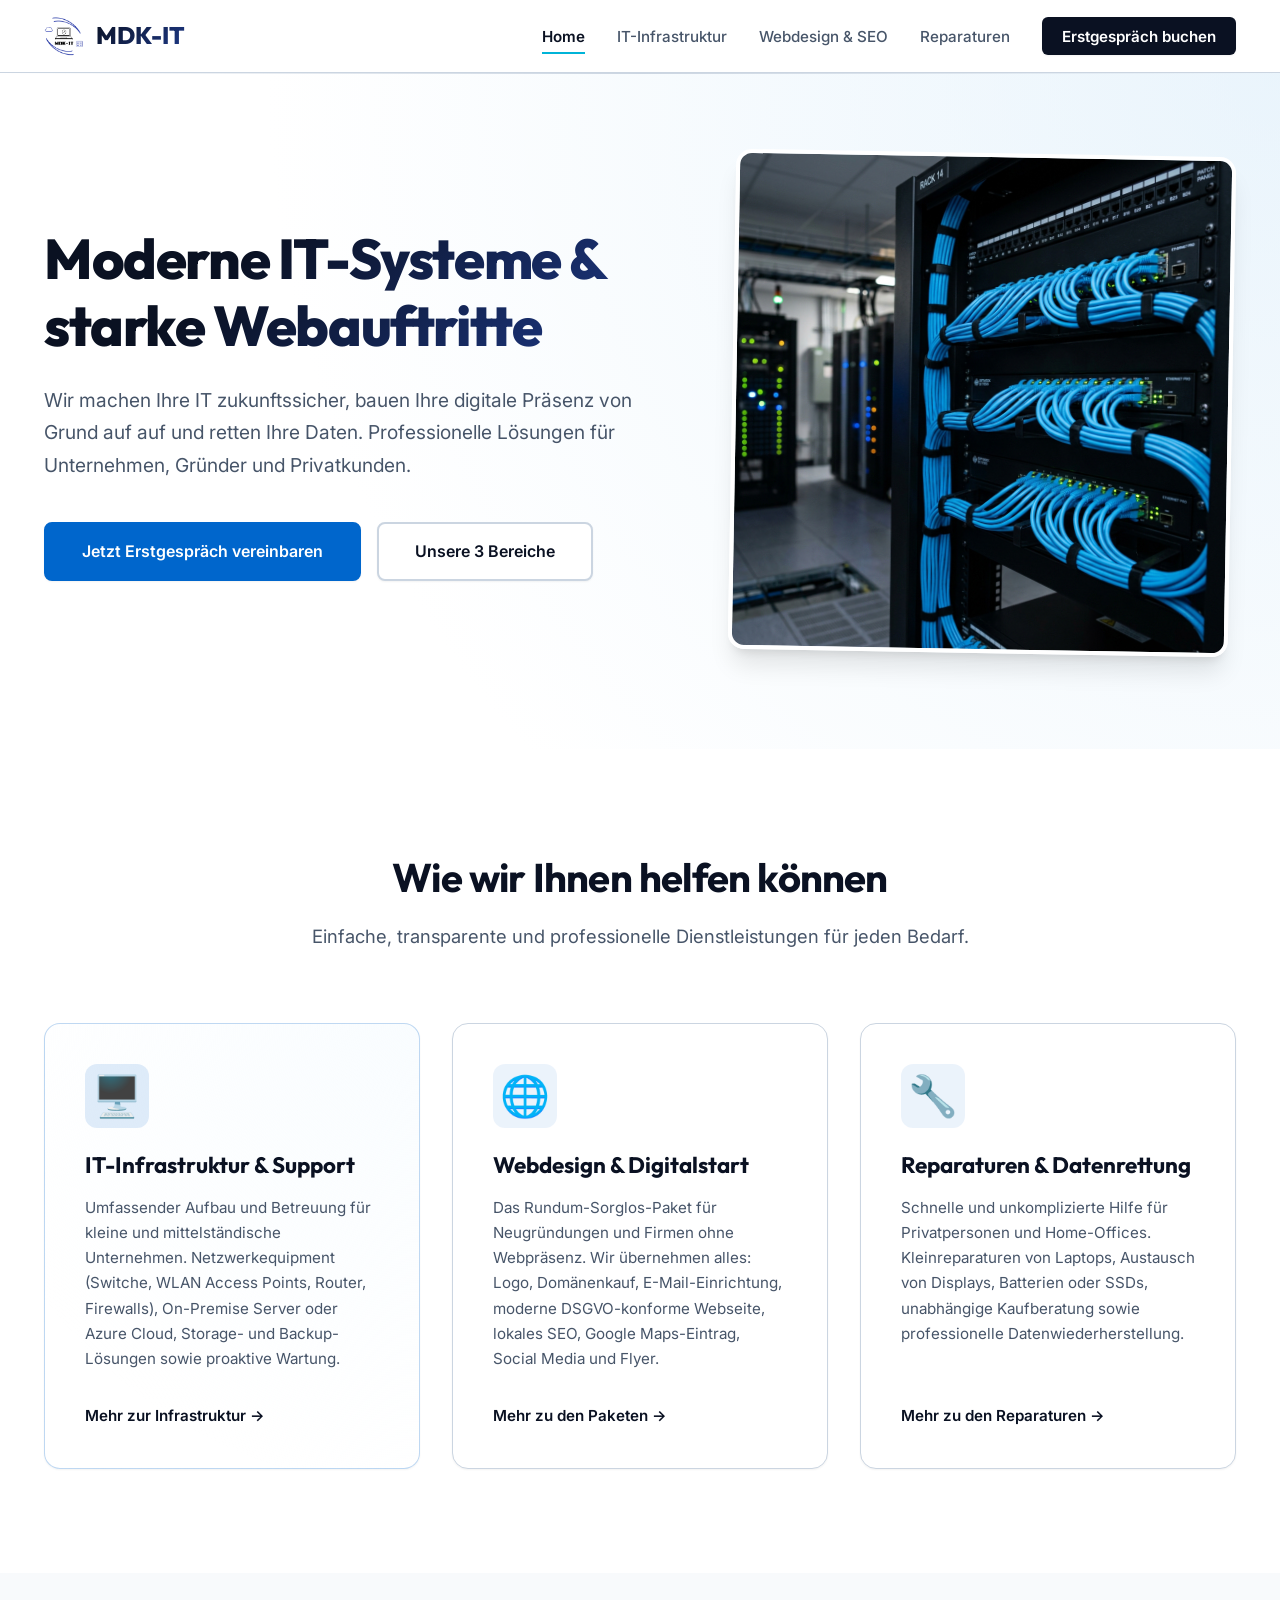
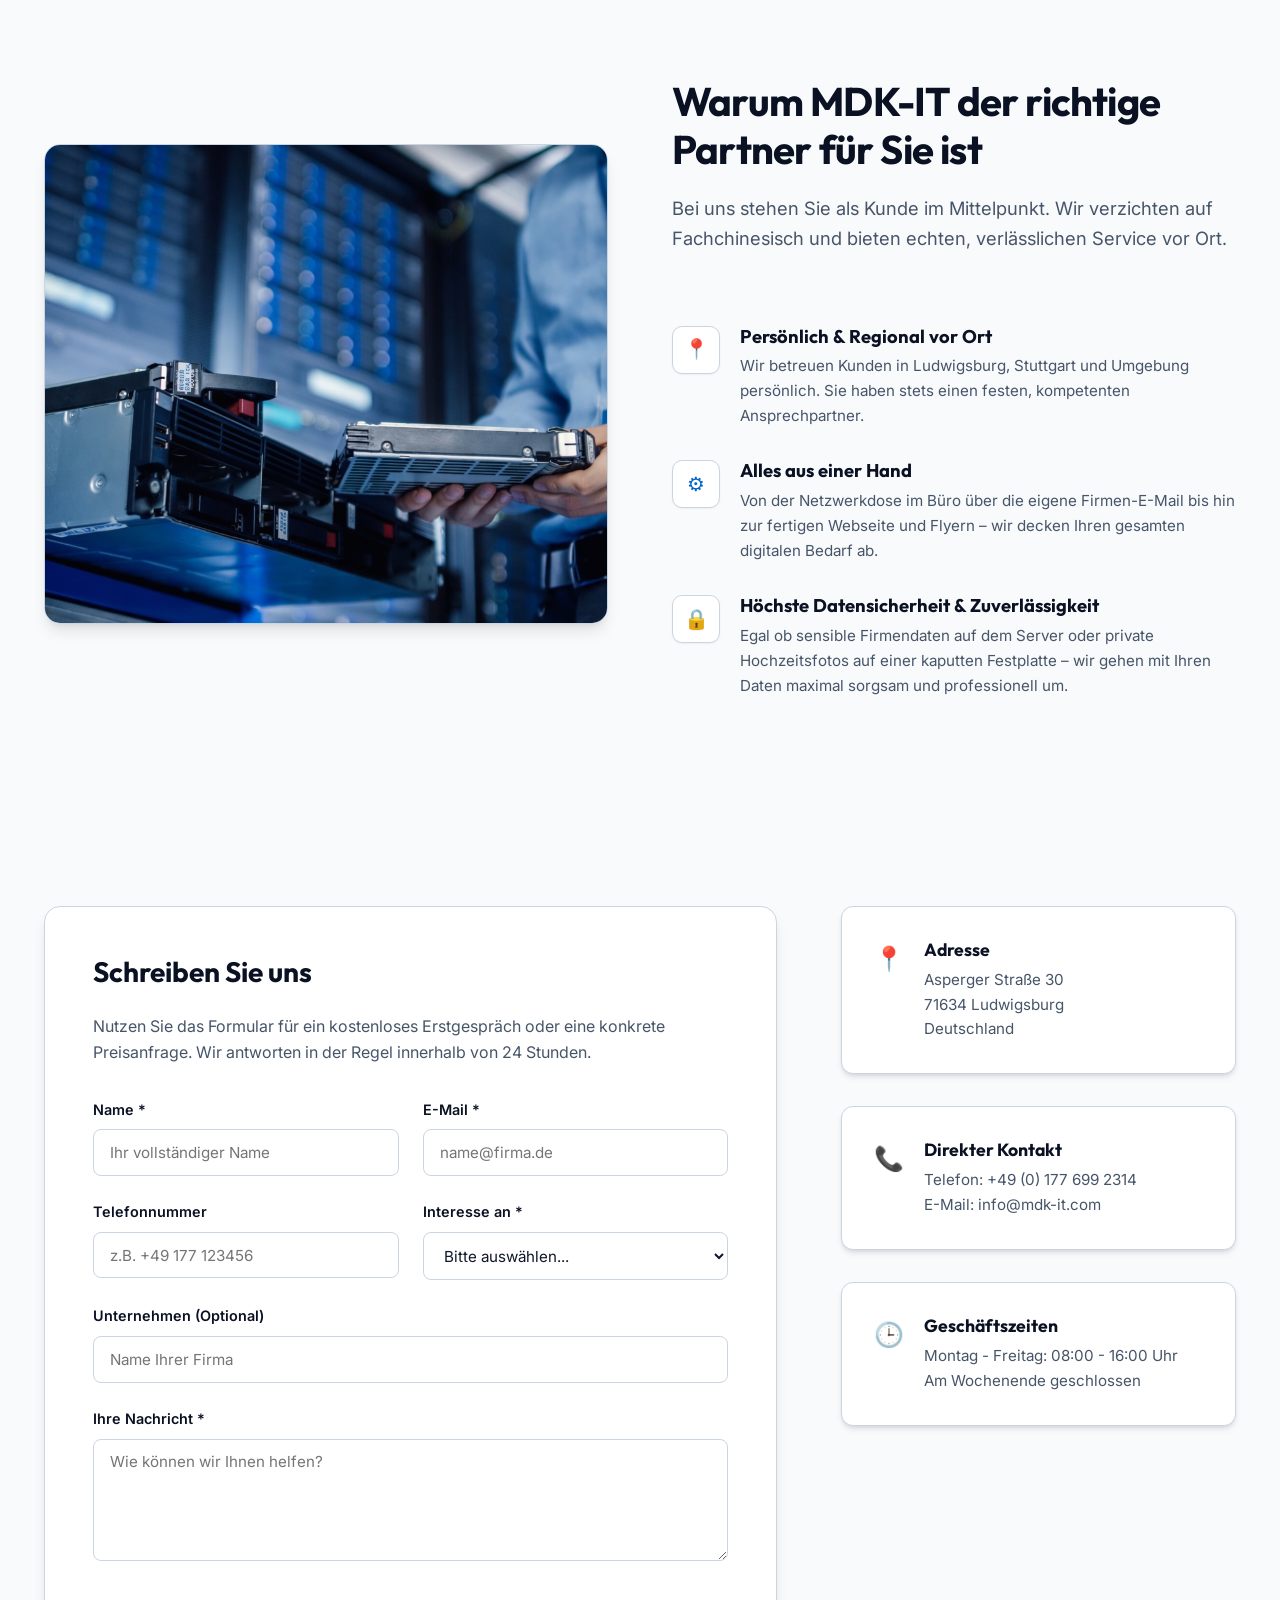
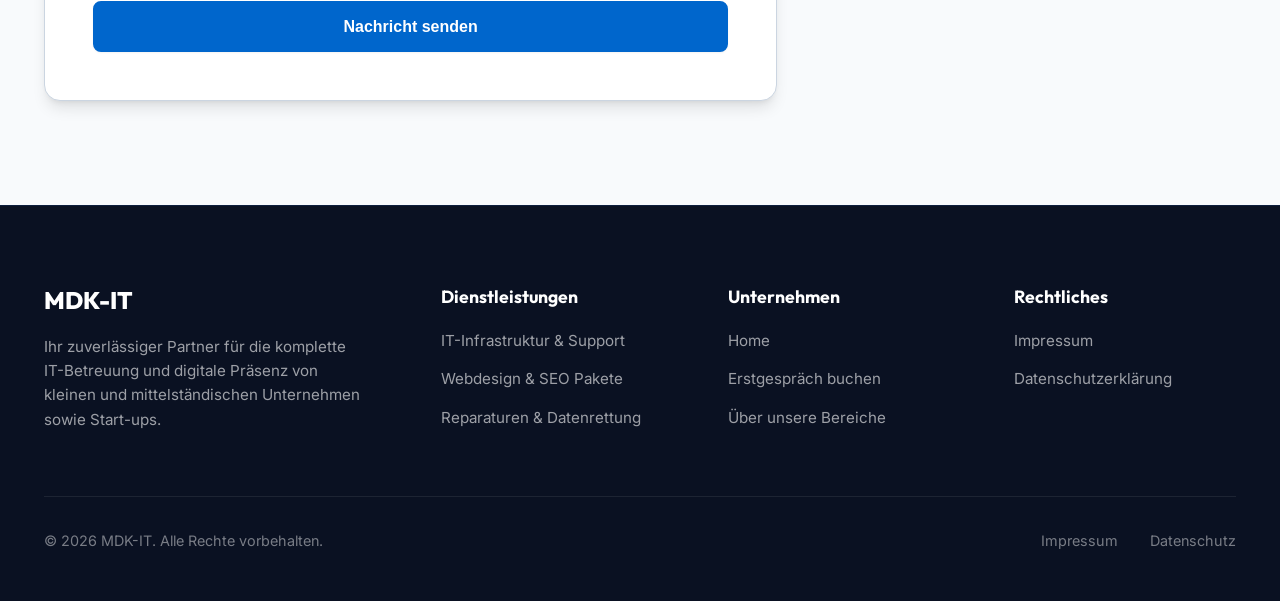
<file: index.html>
<!DOCTYPE html>
<html lang="de">

<head>
    <meta charset="UTF-8">
    <meta name="viewport" content="width=device-width, initial-scale=1.0">
    <title>MDK-IT | Professionelle IT-Infrastruktur & Webdesign Ludwigsburg</title>
    
    <!-- Meta Tags für SEO -->
    <meta name="description" content="MDK-IT ist Ihr Partner in Ludwigsburg für professionelle IT-Infrastruktur, Netzwerke und Cloud für KMU sowie Komplett-Pakete (Webseite, Logo, SEO) für Start-ups.">
    <meta name="keywords" content="IT-Infrastruktur, Active Directory, Entra ID, Intune, Webdesign, Stuttgart, Baden-Württemberg, Ludwigsburg, Netzwerk, Netzwerktechnik, Netapp, Server, Cloud Migration, IT Support, Datenrettung, Laptop Reparatur, SEO, Start-up Paket, Google Maps, IT Service">

    <!-- Google tag (gtag.js) -->
    <script async src="https://www.googletagmanager.com/gtag/js?id=G-6F3JCEJMM9"></script>
    <script>
      window.dataLayer = window.dataLayer || [];
      function gtag(){dataLayer.push(arguments);}
      gtag('js', new Date());
      gtag('config', 'G-6F3JCEJMM9');
    </script>


    <!-- Open Graph / Facebook -->
    <meta property="og:type" content="website">
    <meta property="og:url" content="https://www.mdk-it.com/">
    <meta property="og:title" content="MDK-IT | IT-Infrastruktur & Webdesign Ludwigsburg">
    <meta property="og:description" content="Professionelle IT-Infrastruktur, Netzwerke und Cloud für KMU sowie Komplett-Pakete (Webseite, Logo, SEO) für Start-ups in Ludwigsburg & Stuttgart.">
    <meta property="og:image" content="https://www.mdk-it.com/bilder/blue-cable.jpg">

    <!-- Twitter -->
    <meta property="twitter:card" content="summary_large_image">
    <meta property="twitter:url" content="https://www.mdk-it.com/">
    <meta property="twitter:title" content="MDK-IT | IT-Infrastruktur & Webdesign Ludwigsburg">
    <meta property="twitter:description" content="Professionelle IT-Infrastruktur, Netzwerke und Cloud für KMU sowie Komplett-Pakete (Webseite, Logo, SEO) für Start-ups in Ludwigsburg & Stuttgart.">
    <meta property="twitter:image" content="https://www.mdk-it.com/bilder/blue-cable.jpg">

    <link rel="canonical" href="https://www.mdk-it.com/">

    <!-- Preload kritische Ressourcen -->
    <link rel="preload" href="styles.css" as="style">
    <link rel="preload" href="bilder/logo/Transparent%20Logo%20Mica.png" as="image">
    
    <link rel="stylesheet" href="styles.css">

    <!-- Structured Data (Schema.org / LocalBusiness JSON-LD) für SEO -->
    <script type="application/ld+json">
    {
      "@context": "https://schema.org",
      "@type": "LocalBusiness",
      "name": "MDK-IT",
      "image": "https://www.mdk-it.com/bilder/logo/Transparent%20Logo%20Mica.png",
      "@id": "https://www.mdk-it.com/#localbusiness",
      "url": "https://www.mdk-it.com",
      "telephone": "+49-177-699-2314",
      "email": "info@mdk-it.com",
      "priceRange": "$$",
      "address": {
        "@type": "PostalAddress",
        "streetAddress": "Asperger Straße 30",
        "addressLocality": "Ludwigsburg",
        "postalCode": "71634",
        "addressCountry": "DE"
      },
      "geo": {
        "@type": "GeoCoordinates",
        "latitude": 48.8973,
        "longitude": 9.1857
      },
      "openingHoursSpecification": {
        "@type": "OpeningHoursSpecification",
        "dayOfWeek": [
          "Monday",
          "Tuesday",
          "Wednesday",
          "Thursday",
          "Friday"
        ],
        "opens": "08:00",
        "closes": "16:00"
      }
    }
    </script>
</head>

<body>
    <!-- Navigation -->
    <nav class="navbar" id="navbar">
        <div class="container">
            <a href="index.html" class="nav-brand">
                <span class="brand-icon">
                    <img src="bilder/logo/Transparent%20Logo%20Mica.png" alt="MDK-IT Logo" style="height: 40px; width: auto;">
                </span>
                <span>MDK-IT</span>
            </a>
            <ul class="nav-menu" id="navMenu">
                <li><a href="index.html" class="active">Home</a></li>
                <li><a href="it-infrastruktur.html">IT-Infrastruktur</a></li>
                <li><a href="webdesign-seo.html">Webdesign & SEO</a></li>
                <li><a href="reparaturen-datenrettung.html">Reparaturen</a></li>
                <li><a href="#contact" class="nav-cta">Erstgespräch buchen</a></li>
            </ul>
            <button class="hamburger" id="hamburger" aria-label="Menü öffnen">
                <span></span>
                <span></span>
                <span></span>
            </button>
        </div>
    </nav>

    <!-- Hero Section -->
    <section class="hero" id="home">
        <div class="container hero-container">
            <div class="hero-content">
                <h1>Moderne IT-Systeme & starke Webauftritte</h1>
                <p>Wir machen Ihre IT zukunftssicher, bauen Ihre digitale Präsenz von Grund auf auf und retten Ihre Daten. Professionelle Lösungen für Unternehmen, Gründer und Privatkunden.</p>
                <div class="hero-buttons">
                    <a href="#contact" class="btn btn-primary">Jetzt Erstgespräch vereinbaren</a>
                    <a href="#dienste" class="btn btn-secondary">Unsere 3 Bereiche</a>
                </div>
            </div>
            <div class="hero-image">
                <img src="bilder/blue-cable.jpg" alt="MDK-IT B2B Netzwerkverkabelung und IT-Systeme in Ludwigsburg" width="500" height="350" fetchpriority="high">
            </div>
        </div>
    </section>

    <!-- Drei Bereiche Section -->
    <section class="dienste" id="dienste">
        <div class="container">
            <div class="section-header">
                <h2>Wie wir Ihnen helfen können</h2>
                <p>Einfache, transparente und professionelle Dienstleistungen für jeden Bedarf.</p>
            </div>
            
            <div class="pillars-grid">
                <!-- Pillar 1: B2B IT-Infrastruktur (Priorität 1) -->
                <div class="pillar-card priority">
                    <div class="pillar-icon">🖥️</div>
                    <h3>IT-Infrastruktur & Support</h3>
                    <p>Umfassender Aufbau und Betreuung für kleine und mittelständische Unternehmen. Netzwerkequipment (Switche, WLAN Access Points, Router, Firewalls), On-Premise Server oder Azure Cloud, Storage- und Backup-Lösungen sowie proaktive Wartung.</p>
                    <a href="it-infrastruktur.html" class="pillar-link">Mehr zur Infrastruktur →</a>
                </div>

                <!-- Pillar 2: B2B Web-Aufbau & Marketing -->
                <div class="pillar-card">
                    <div class="pillar-icon">🌐</div>
                    <h3>Webdesign & Digitalstart</h3>
                    <p>Das Rundum-Sorglos-Paket für Neugründungen und Firmen ohne Webpräsenz. Wir übernehmen alles: Logo, Domänenkauf, E-Mail-Einrichtung, moderne DSGVO-konforme Webseite, lokales SEO, Google Maps-Eintrag, Social Media und Flyer.</p>
                    <a href="webdesign-seo.html" class="pillar-link">Mehr zu den Paketen →</a>
                </div>

                <!-- Pillar 3: B2C Reparatur & Datenrettung -->
                <div class="pillar-card">
                    <div class="pillar-icon">🔧</div>
                    <h3>Reparaturen & Datenrettung</h3>
                    <p>Schnelle und unkomplizierte Hilfe für Privatpersonen und Home-Offices. Kleinreparaturen von Laptops, Austausch von Displays, Batterien oder SSDs, unabhängige Kaufberatung sowie professionelle Datenwiederherstellung.</p>
                    <a href="reparaturen-datenrettung.html" class="pillar-link">Mehr zu den Reparaturen →</a>
                </div>
            </div>
        </div>
    </section>

    <!-- Why Choose Us Section -->
    <section class="why-us">
        <div class="container">
            <div class="why-grid">
                <div class="why-image">
                    <img src="bilder/ymNeZ.jpg" alt="Persönliche B2B IT-Beratung und Support für KMU im Raum Ludwigsburg" width="500" height="480">
                </div>
                <div class="why-features">
                    <div class="section-header" style="text-align: left; margin-bottom: 2.5rem; max-width: 100%;">
                        <h2>Warum MDK-IT der richtige Partner für Sie ist</h2>
                        <p>Bei uns stehen Sie als Kunde im Mittelpunkt. Wir verzichten auf Fachchinesisch und bieten echten, verlässlichen Service vor Ort.</p>
                    </div>
                    
                    <div class="why-feature">
                        <div class="why-feature-icon">📍</div>
                        <div class="why-feature-text">
                            <h4>Persönlich & Regional vor Ort</h4>
                            <p>Wir betreuen Kunden in Ludwigsburg, Stuttgart und Umgebung persönlich. Sie haben stets einen festen, kompetenten Ansprechpartner.</p>
                        </div>
                    </div>

                    <div class="why-feature">
                        <div class="why-feature-icon">⚙️</div>
                        <div class="why-feature-text">
                            <h4>Alles aus einer Hand</h4>
                            <p>Von der Netzwerkdose im Büro über die eigene Firmen-E-Mail bis hin zur fertigen Webseite und Flyern – wir decken Ihren gesamten digitalen Bedarf ab.</p>
                        </div>
                    </div>

                    <div class="why-feature">
                        <div class="why-feature-icon">🔒</div>
                        <div class="why-feature-text">
                            <h4>Höchste Datensicherheit & Zuverlässigkeit</h4>
                            <p>Egal ob sensible Firmendaten auf dem Server oder private Hochzeitsfotos auf einer kaputten Festplatte – wir gehen mit Ihren Daten maximal sorgsam und professionell um.</p>
                        </div>
                    </div>
                </div>
            </div>
        </div>
    </section>

    <!-- Contact Section -->
    <section class="contact" id="contact">
        <div class="container">
            <div class="contact-wrapper">
                <div class="contact-form-container">
                    <h3>Schreiben Sie uns</h3>
                    <p style="color: var(--text-light); margin-bottom: 2rem;">Nutzen Sie das Formular für ein kostenloses Erstgespräch oder eine konkrete Preisanfrage. Wir antworten in der Regel innerhalb von 24 Stunden.</p>
                    
                    <form class="contact-form" id="contactForm" action="https://api.web3forms.com/submit" method="POST">
                        <input type="hidden" name="access_key" value="1fddb19d-e867-4893-9ecc-66d486ad50fe">
                        <input type="hidden" name="subject" value="Neue Kontaktanfrage über MDK-IT Homepage">
                        
                        <div class="form-row">
                            <div class="form-group">
                                <label for="name">Name *</label>
                                <input type="text" id="name" name="name" required placeholder="Ihr vollständiger Name">
                            </div>
                            <div class="form-group">
                                <label for="email">E-Mail *</label>
                                <input type="email" id="email" name="email" required placeholder="name@firma.de">
                            </div>
                        </div>
                        
                        <div class="form-row">
                            <div class="form-group">
                                <label for="phone">Telefonnummer</label>
                                <input type="tel" id="phone" name="phone" placeholder="z.B. +49 177 123456">
                            </div>
                            <div class="form-group">
                                <label for="service-select">Interesse an *</label>
                                <select id="service-select" name="interessiert_an" required>
                                    <option value="" disabled selected>Bitte auswählen...</option>
                                    <option value="IT-Infrastruktur & Support">IT-Infrastruktur & Support (B2B)</option>
                                    <option value="Webdesign & Digitalstart">Webdesign & Digitalstart (B2B)</option>
                                    <option value="Reparaturen & Datenrettung">Reparatur / Datenrettung (B2C)</option>
                                    <option value="Sonstiges">Sonstiges</option>
                                </select>
                            </div>
                        </div>
                        
                        <div class="form-group">
                            <label for="company">Unternehmen (Optional)</label>
                            <input type="text" id="company" name="company" placeholder="Name Ihrer Firma">
                        </div>
                        
                        <div class="form-group full-width">
                            <label for="message">Ihre Nachricht *</label>
                            <textarea id="message" name="message" rows="5" required placeholder="Wie können wir Ihnen helfen?"></textarea>
                        </div>
                        
                        <button type="submit" class="btn btn-primary">Nachricht senden</button>
                        
                        <div id="successMessage" class="success-message">
                            Vielen Dank! Ihre Nachricht wurde erfolgreich übermittelt. Wir melden uns in Kürze bei Ihnen.
                        </div>
                    </form>
                </div>
                
                <div class="contact-info">
                    <div class="info-card">
                        <div class="info-card-icon">📍</div>
                        <div class="info-card-content">
                            <h4>Adresse</h4>
                            <p>Asperger Straße 30<br>71634 Ludwigsburg<br>Deutschland</p>
                        </div>
                    </div>
                    
                    <div class="info-card">
                        <div class="info-card-icon">📞</div>
                        <div class="info-card-content">
                            <h4>Direkter Kontakt</h4>
                            <p>Telefon: +49 (0) 177 699 2314<br>E-Mail: info@mdk-it.com</p>
                        </div>
                    </div>
                    
                    <div class="info-card">
                        <div class="info-card-icon">🕒</div>
                        <div class="info-card-content">
                            <h4>Geschäftszeiten</h4>
                            <p>Montag - Freitag: 08:00 - 16:00 Uhr<br>Am Wochenende geschlossen</p>
                        </div>
                    </div>
                </div>
            </div>
        </div>
    </section>

    <!-- Footer -->
    <footer class="footer">
        <div class="container">
            <div class="footer-grid">
                <div class="footer-brand">
                    <h3>MDK-IT</h3>
                    <p>Ihr zuverlässiger Partner für die komplette IT-Betreuung und digitale Präsenz von kleinen und mittelständischen Unternehmen sowie Start-ups.</p>
                </div>
                <div class="footer-links">
                    <h4>Dienstleistungen</h4>
                    <ul>
                        <li><a href="it-infrastruktur.html">IT-Infrastruktur & Support</a></li>
                        <li><a href="webdesign-seo.html">Webdesign & SEO Pakete</a></li>
                        <li><a href="reparaturen-datenrettung.html">Reparaturen & Datenrettung</a></li>
                    </ul>
                </div>
                <div class="footer-links">
                    <h4>Unternehmen</h4>
                    <ul>
                        <li><a href="index.html">Home</a></li>
                        <li><a href="index.html#contact">Erstgespräch buchen</a></li>
                        <li><a href="index.html#dienste">Über unsere Bereiche</a></li>
                    </ul>
                </div>
                <div class="footer-links">
                    <h4>Rechtliches</h4>
                    <ul>
                        <li><a href="impressum.html">Impressum</a></li>
                        <li><a href="datenschutz.html">Datenschutzerklärung</a></li>
                    </ul>
                </div>
            </div>
            <div class="footer-bottom">
                <p>&copy; 2026 MDK-IT. Alle Rechte vorbehalten.</p>
                <div class="footer-legal-links">
                    <a href="impressum.html">Impressum</a>
                    <a href="datenschutz.html">Datenschutz</a>
                </div>
            </div>
        </div>
    </footer>

    <!-- JavaScript-Dateien am Ende des Body-Tags für bessere Ladezeiten -->
    <script src="script.js" defer></script>
</body>

</html>
</file>
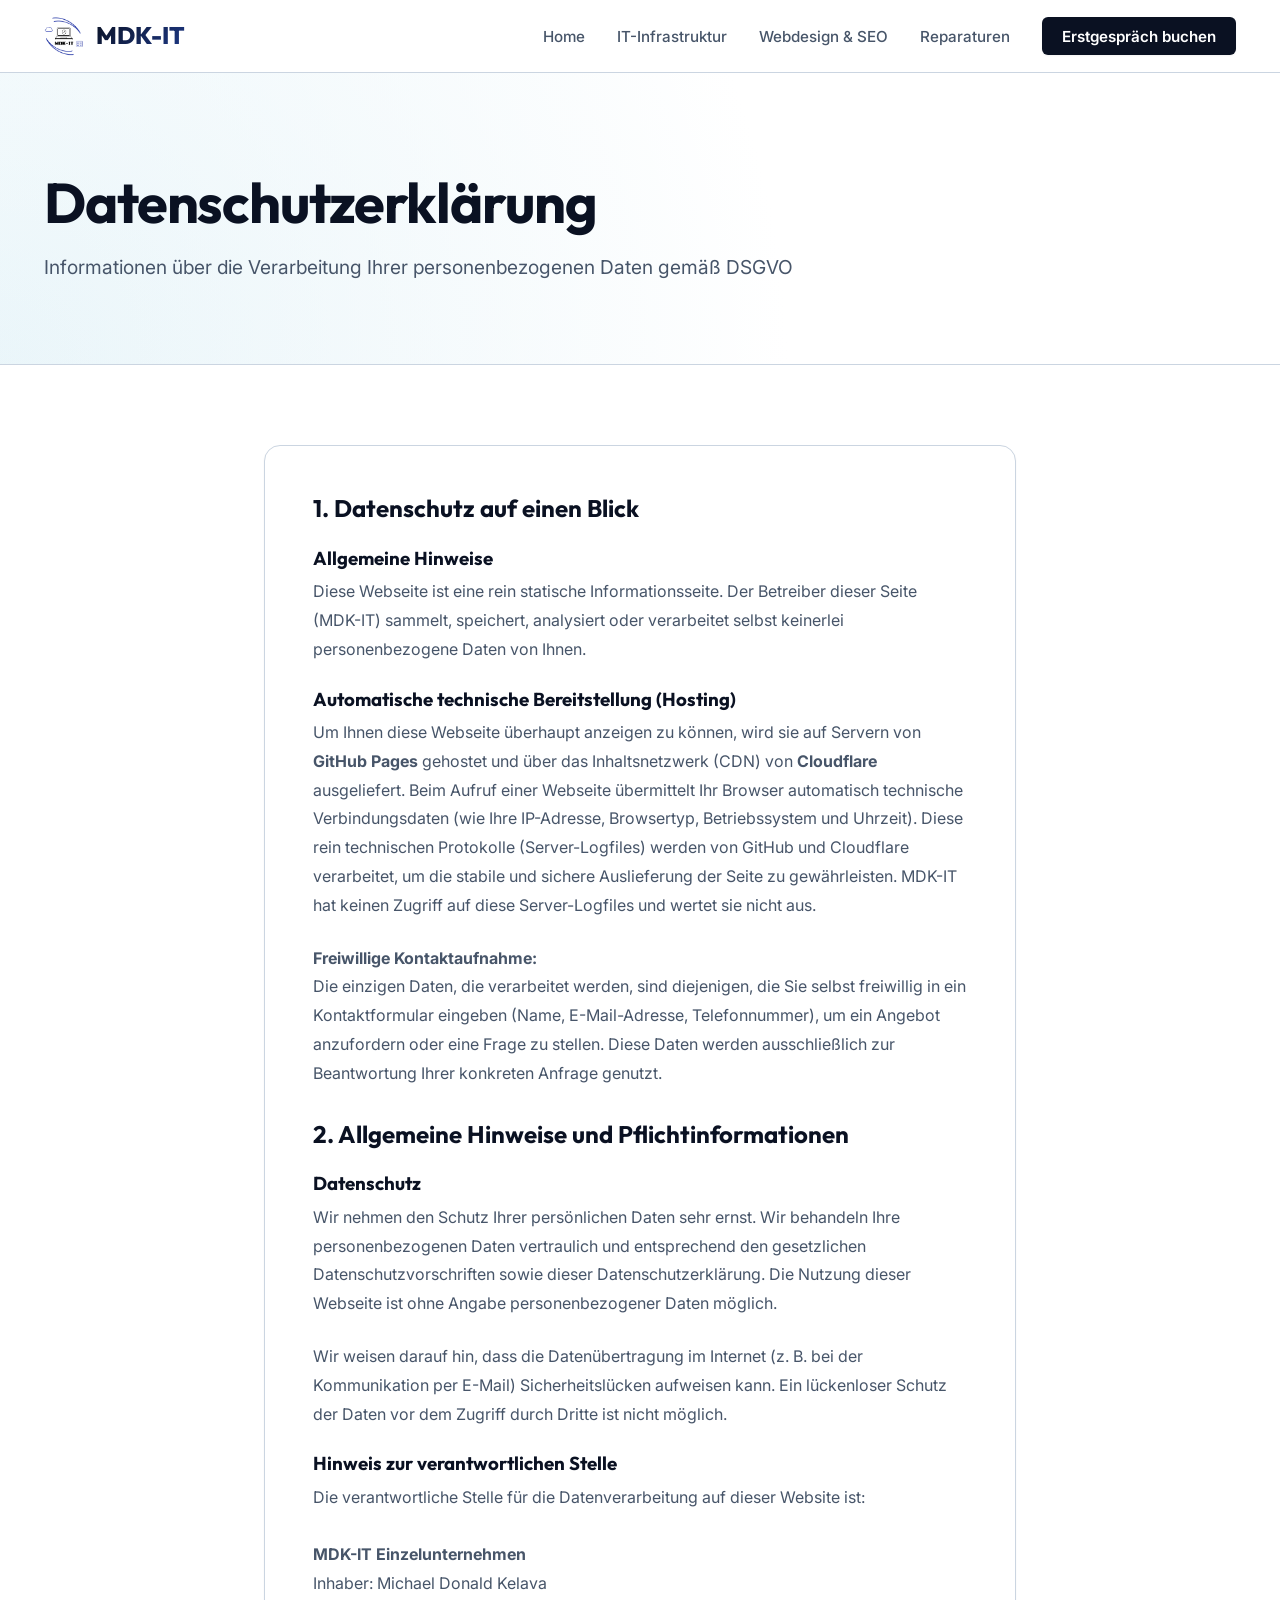
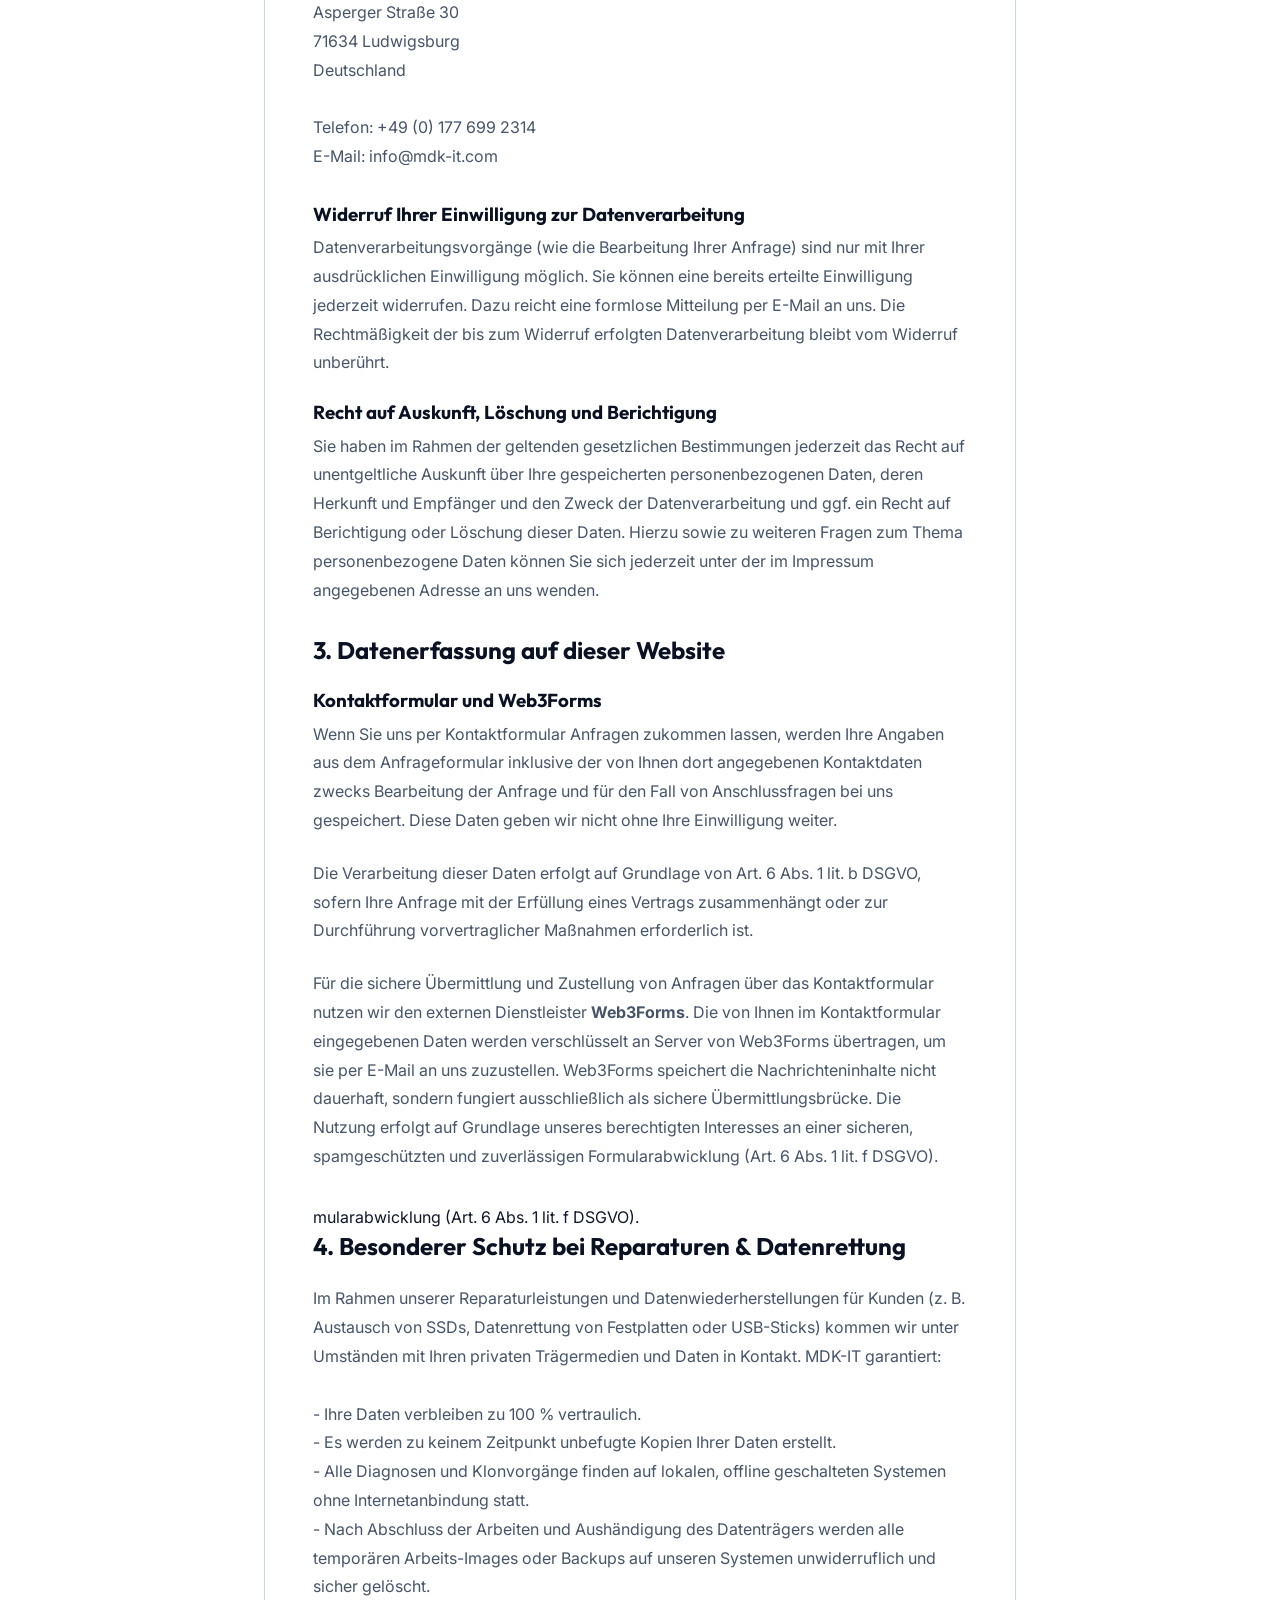
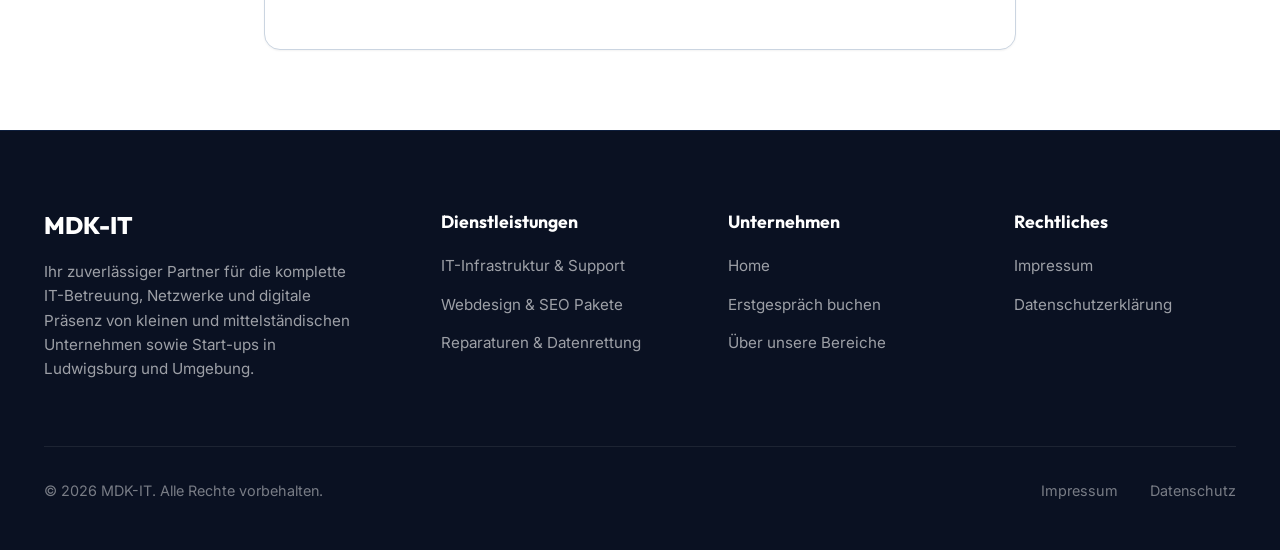
<file: datenschutz.html>
<!DOCTYPE html>
<html lang="de">

<head>
    <meta charset="UTF-8">
    <meta name="viewport" content="width=device-width, initial-scale=1.0">
    <title>Datenschutzerklärung | MDK-IT Ludwigsburg</title>
    
    <!-- Meta Tags für SEO (Kein Indexing für rechtliche Seiten) -->
    <meta name="robots" content="noindex, follow">
    
    <link rel="stylesheet" href="styles.css">
</head>

<body>
    <!-- Navigation -->
    <nav class="navbar" id="navbar">
        <div class="container">
            <a href="index.html" class="nav-brand">
                <span class="brand-icon">
                    <img src="bilder/logo/Transparent%20Logo%20Mica.png" alt="MDK-IT Logo" style="height: 40px; width: auto;">
                </span>
                <span>MDK-IT</span>
            </a>
            <ul class="nav-menu" id="navMenu">
                <li><a href="index.html">Home</a></li>
                <li><a href="it-infrastruktur.html">IT-Infrastruktur</a></li>
                <li><a href="webdesign-seo.html">Webdesign & SEO</a></li>
                <li><a href="reparaturen-datenrettung.html">Reparaturen</a></li>
                <li><a href="index.html#contact" class="nav-cta">Erstgespräch buchen</a></li>
            </ul>
            <button class="hamburger" id="hamburger" aria-label="Menü öffnen">
                <span></span>
                <span></span>
                <span></span>
            </button>
        </div>
    </nav>

    <!-- Subpage Hero -->
    <section class="subpage-hero">
        <div class="container">
            <h1>Datenschutzerklärung</h1>
            <p>Informationen über die Verarbeitung Ihrer personenbezogenen Daten gemäß DSGVO</p>
        </div>
    </section>

    <!-- Content Section -->
    <section class="detail-section">
        <div class="container" style="max-width: 800px; margin: 0 auto;">
            <div style="background: var(--white); border: 1px solid var(--border); padding: 3rem; border-radius: 16px; box-shadow: var(--shadow-sm); line-height: 1.8;">
                       <h2 style="margin-bottom: 1.5rem; color: var(--primary);">1. Datenschutz auf einen Blick</h2>
                
                <h3 style="margin-top: 1.5rem; margin-bottom: 0.5rem; color: var(--primary);">Allgemeine Hinweise</h3>
                <p style="margin-bottom: 1.5rem; color: var(--text-light);">
                    Diese Webseite ist eine rein statische Informationsseite. Der Betreiber dieser Seite (MDK-IT) sammelt, speichert, analysiert oder verarbeitet selbst keinerlei personenbezogene Daten von Ihnen.
                </p>

                <h3 style="margin-top: 1.5rem; margin-bottom: 0.5rem; color: var(--primary);">Automatische technische Bereitstellung (Hosting)</h3>
                <p style="margin-bottom: 1.5rem; color: var(--text-light);">
                    Um Ihnen diese Webseite überhaupt anzeigen zu können, wird sie auf Servern von <strong>GitHub Pages</strong> gehostet und über das Inhaltsnetzwerk (CDN) von <strong>Cloudflare</strong> ausgeliefert. Beim Aufruf einer Webseite übermittelt Ihr Browser automatisch technische Verbindungsdaten (wie Ihre IP-Adresse, Browsertyp, Betriebssystem und Uhrzeit). Diese rein technischen Protokolle (Server-Logfiles) werden von GitHub und Cloudflare verarbeitet, um die stabile und sichere Auslieferung der Seite zu gewährleisten. MDK-IT hat keinen Zugriff auf diese Server-Logfiles und wertet sie nicht aus.
                </p>
                <p style="margin-bottom: 2rem; color: var(--text-light);">
                    <strong>Freiwillige Kontaktaufnahme:</strong><br>
                    Die einzigen Daten, die verarbeitet werden, sind diejenigen, die Sie selbst freiwillig in ein Kontaktformular eingeben (Name, E-Mail-Adresse, Telefonnummer), um ein Angebot anzufordern oder eine Frage zu stellen. Diese Daten werden ausschließlich zur Beantwortung Ihrer konkreten Anfrage genutzt.
                </p>

                <h2 style="margin-bottom: 1.5rem; color: var(--primary);">2. Allgemeine Hinweise und Pflichtinformationen</h2>
                
                <h3 style="margin-top: 1.5rem; margin-bottom: 0.5rem; color: var(--primary);">Datenschutz</h3>
                <p style="margin-bottom: 1.5rem; color: var(--text-light);">
                    Wir nehmen den Schutz Ihrer persönlichen Daten sehr ernst. Wir behandeln Ihre personenbezogenen Daten vertraulich und entsprechend den gesetzlichen Datenschutzvorschriften sowie dieser Datenschutzerklärung. Die Nutzung dieser Webseite ist ohne Angabe personenbezogener Daten möglich.
                </p>
                <p style="margin-bottom: 1.5rem; color: var(--text-light);">
                    Wir weisen darauf hin, dass die Datenübertragung im Internet (z. B. bei der Kommunikation per E-Mail) Sicherheitslücken aufweisen kann. Ein lückenloser Schutz der Daten vor dem Zugriff durch Dritte ist nicht möglich.
                </p>

                <h3 style="margin-top: 1.5rem; margin-bottom: 0.5rem; color: var(--primary);">Hinweis zur verantwortlichen Stelle</h3>
                <p style="margin-bottom: 2rem; color: var(--text-light);">
                    Die verantwortliche Stelle für die Datenverarbeitung auf dieser Website ist:<br><br>
                    <strong>MDK-IT Einzelunternehmen</strong><br>
                    Inhaber: Michael Donald Kelava<br>
                    Asperger Straße 30<br>
                    71634 Ludwigsburg<br>
                    Deutschland<br><br>
                    Telefon: +49 (0) 177 699 2314<br>
                    E-Mail: info@mdk-it.com
                </p>

                <h3 style="margin-top: 1.5rem; margin-bottom: 0.5rem; color: var(--primary);">Widerruf Ihrer Einwilligung zur Datenverarbeitung</h3>
                <p style="margin-bottom: 1.5rem; color: var(--text-light);">
                    Datenverarbeitungsvorgänge (wie die Bearbeitung Ihrer Anfrage) sind nur mit Ihrer ausdrücklichen Einwilligung möglich. Sie können eine bereits erteilte Einwilligung jederzeit widerrufen. Dazu reicht eine formlose Mitteilung per E-Mail an uns. Die Rechtmäßigkeit der bis zum Widerruf erfolgten Datenverarbeitung bleibt vom Widerruf unberührt.
                </p>

                <h3 style="margin-top: 1.5rem; margin-bottom: 0.5rem; color: var(--primary);">Recht auf Auskunft, Löschung und Berichtigung</h3>
                <p style="margin-bottom: 2rem; color: var(--text-light);">
                    Sie haben im Rahmen der geltenden gesetzlichen Bestimmungen jederzeit das Recht auf unentgeltliche Auskunft über Ihre gespeicherten personenbezogenen Daten, deren Herkunft und Empfänger und den Zweck der Datenverarbeitung und ggf. ein Recht auf Berichtigung oder Löschung dieser Daten. Hierzu sowie zu weiteren Fragen zum Thema personenbezogene Daten können Sie sich jederzeit unter der im Impressum angegebenen Adresse an uns wenden.
                </p>

                <h2 style="margin-bottom: 1.5rem; color: var(--primary);">3. Datenerfassung auf dieser Website</h2>
                
                <h3 style="margin-top: 1.5rem; margin-bottom: 0.5rem; color: var(--primary);">Kontaktformular und Web3Forms</h3>
                <p style="margin-bottom: 1.5rem; color: var(--text-light);">
                    Wenn Sie uns per Kontaktformular Anfragen zukommen lassen, werden Ihre Angaben aus dem Anfrageformular inklusive der von Ihnen dort angegebenen Kontaktdaten zwecks Bearbeitung der Anfrage und für den Fall von Anschlussfragen bei uns gespeichert. Diese Daten geben wir nicht ohne Ihre Einwilligung weiter.
                </p>
                <p style="margin-bottom: 1.5rem; color: var(--text-light);">
                    Die Verarbeitung dieser Daten erfolgt auf Grundlage von Art. 6 Abs. 1 lit. b DSGVO, sofern Ihre Anfrage mit der Erfüllung eines Vertrags zusammenhängt oder zur Durchführung vorvertraglicher Maßnahmen erforderlich ist.
                </p>
                <p style="margin-bottom: 2rem; color: var(--text-light);">
                    Für die sichere Übermittlung und Zustellung von Anfragen über das Kontaktformular nutzen wir den externen Dienstleister <strong>Web3Forms</strong>. Die von Ihnen im Kontaktformular eingegebenen Daten werden verschlüsselt an Server von Web3Forms übertragen, um sie per E-Mail an uns zuzustellen. Web3Forms speichert die Nachrichteninhalte nicht dauerhaft, sondern fungiert ausschließlich als sichere Übermittlungsbrücke. Die Nutzung erfolgt auf Grundlage unseres berechtigten Interesses an einer sicheren, spamgeschützten und zuverlässigen Formularabwicklung (Art. 6 Abs. 1 lit. f DSGVO).
                </p>mularabwicklung (Art. 6 Abs. 1 lit. f DSGVO).
                </p>

                <h2 style="margin-bottom: 1.5rem; color: var(--primary);">4. Besonderer Schutz bei Reparaturen & Datenrettung</h2>
                <p style="margin-bottom: 0; color: var(--text-light);">
                    Im Rahmen unserer Reparaturleistungen und Datenwiederherstellungen für Kunden (z. B. Austausch von SSDs, Datenrettung von Festplatten oder USB-Sticks) kommen wir unter Umständen mit Ihren privaten Trägermedien und Daten in Kontakt. MDK-IT garantiert:
                    <br><br>
                    - Ihre Daten verbleiben zu 100 % vertraulich.<br>
                    - Es werden zu keinem Zeitpunkt unbefugte Kopien Ihrer Daten erstellt.<br>
                    - Alle Diagnosen und Klonvorgänge finden auf lokalen, offline geschalteten Systemen ohne Internetanbindung statt.<br>
                    - Nach Abschluss der Arbeiten und Aushändigung des Datenträgers werden alle temporären Arbeits-Images oder Backups auf unseren Systemen unwiderruflich und sicher gelöscht.
                </p>

            </div>
        </div>
    </section>

    <!-- Footer -->
    <footer class="footer">
        <div class="container">
            <div class="footer-grid">
                <div class="footer-brand">
                    <h3>MDK-IT</h3>
                    <p>Ihr zuverlässiger Partner für die komplette IT-Betreuung, Netzwerke und digitale Präsenz von kleinen und mittelständischen Unternehmen sowie Start-ups in Ludwigsburg und Umgebung.</p>
                </div>
                <div class="footer-links">
                    <h4>Dienstleistungen</h4>
                    <ul>
                        <li><a href="it-infrastruktur.html">IT-Infrastruktur & Support</a></li>
                        <li><a href="webdesign-seo.html">Webdesign & SEO Pakete</a></li>
                        <li><a href="reparaturen-datenrettung.html">Reparaturen & Datenrettung</a></li>
                    </ul>
                </div>
                <div class="footer-links">
                    <h4>Unternehmen</h4>
                    <ul>
                        <li><a href="index.html">Home</a></li>
                        <li><a href="index.html#contact">Erstgespräch buchen</a></li>
                        <li><a href="index.html#dienste">Über unsere Bereiche</a></li>
                    </ul>
                </div>
                <div class="footer-links">
                    <h4>Rechtliches</h4>
                    <ul>
                        <li><a href="impressum.html">Impressum</a></li>
                        <li><a href="datenschutz.html">Datenschutzerklärung</a></li>
                    </ul>
                </div>
            </div>
            <div class="footer-bottom">
                <p>&copy; 2026 MDK-IT. Alle Rechte vorbehalten.</p>
                <div class="footer-legal-links">
                    <a href="impressum.html">Impressum</a>
                    <a href="datenschutz.html">Datenschutz</a>
                </div>
            </div>
        </div>
    </footer>

    <script src="script.js" defer></script>
</body>

</html>
</file>
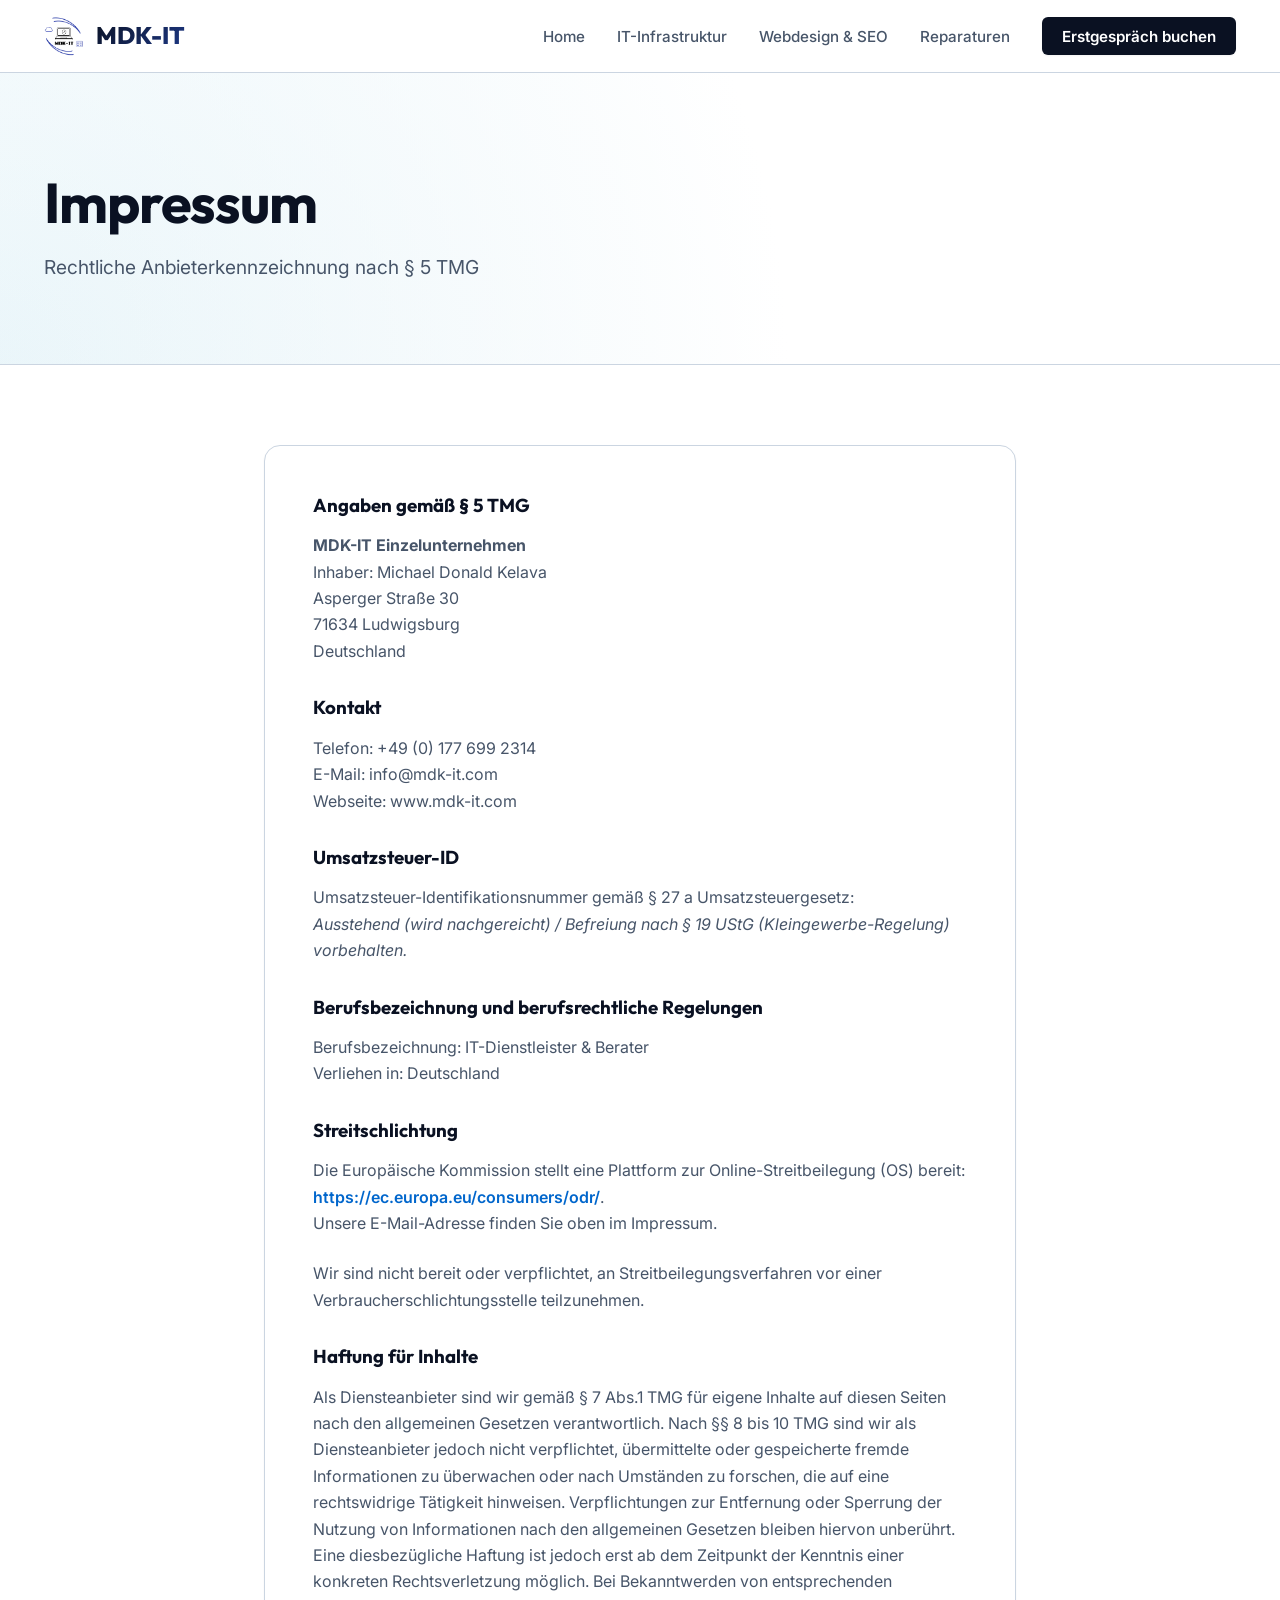
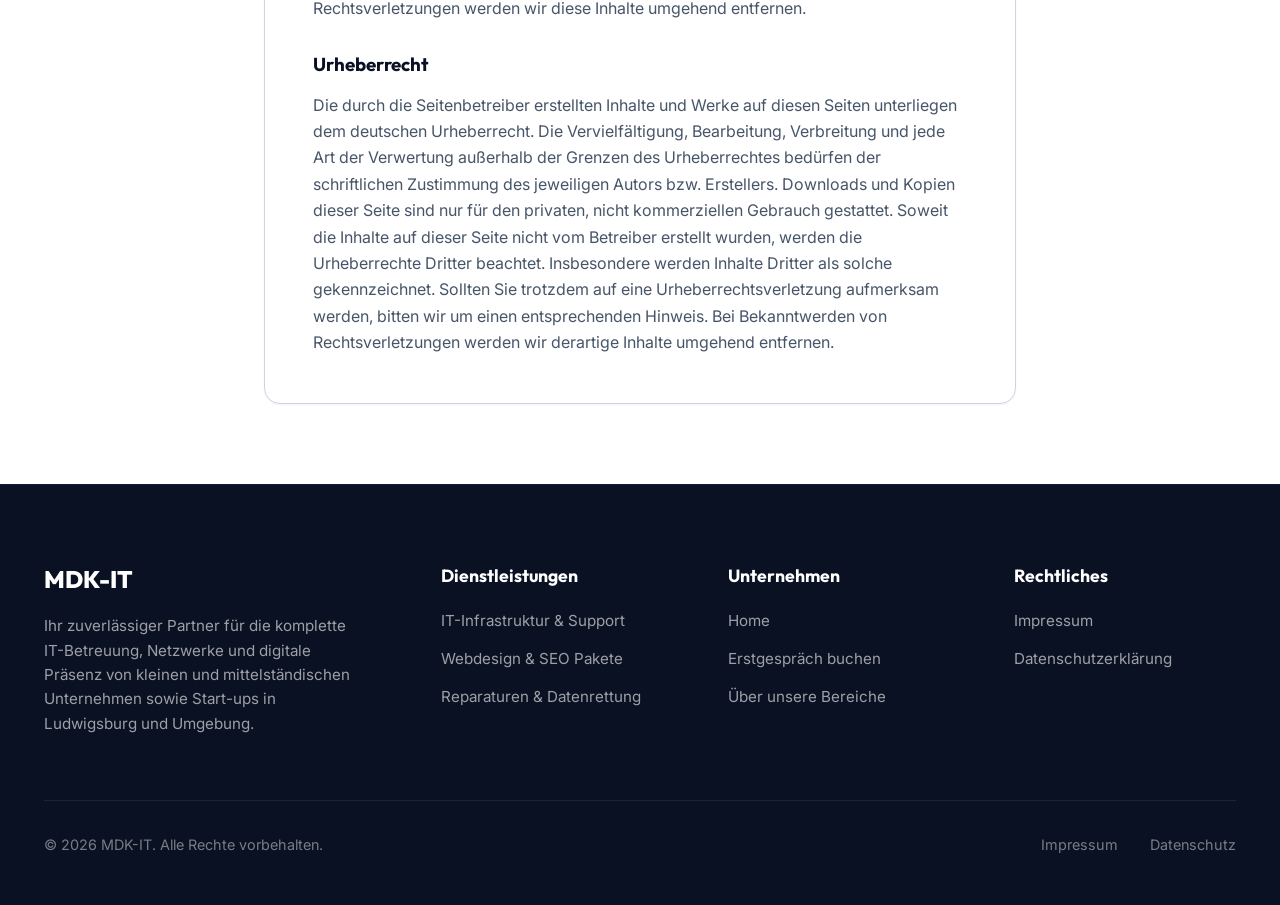
<file: impressum.html>
<!DOCTYPE html>
<html lang="de">

<head>
    <meta charset="UTF-8">
    <meta name="viewport" content="width=device-width, initial-scale=1.0">
    <title>Impressum | MDK-IT Ludwigsburg</title>
    
    <!-- Meta Tags für SEO (Kein Indexing für rechtliche Seiten, damit sie nicht die Suche überlagern) -->
    <meta name="robots" content="noindex, follow">
    
    <link rel="stylesheet" href="styles.css">
</head>

<body>
    <!-- Navigation -->
    <nav class="navbar" id="navbar">
        <div class="container">
            <a href="index.html" class="nav-brand">
                <span class="brand-icon">
                    <img src="bilder/logo/Transparent%20Logo%20Mica.png" alt="MDK-IT Logo" style="height: 40px; width: auto;">
                </span>
                <span>MDK-IT</span>
            </a>
            <ul class="nav-menu" id="navMenu">
                <li><a href="index.html">Home</a></li>
                <li><a href="it-infrastruktur.html">IT-Infrastruktur</a></li>
                <li><a href="webdesign-seo.html">Webdesign & SEO</a></li>
                <li><a href="reparaturen-datenrettung.html">Reparaturen</a></li>
                <li><a href="index.html#contact" class="nav-cta">Erstgespräch buchen</a></li>
            </ul>
            <button class="hamburger" id="hamburger" aria-label="Menü öffnen">
                <span></span>
                <span></span>
                <span></span>
            </button>
        </div>
    </nav>

    <!-- Subpage Hero -->
    <section class="subpage-hero">
        <div class="container">
            <h1>Impressum</h1>
            <p>Rechtliche Anbieterkennzeichnung nach § 5 TMG</p>
        </div>
    </section>

    <!-- Content Section -->
    <section class="detail-section">
        <div class="container" style="max-width: 800px; margin: 0 auto;">
            <div style="background: var(--white); border: 1px solid var(--border); padding: 3rem; border-radius: 16px; box-shadow: var(--shadow-sm);">
                
                <h3 style="margin-bottom: 1rem; color: var(--primary);">Angaben gemäß § 5 TMG</h3>
                <p style="margin-bottom: 2rem; color: var(--text-light);">
                    <strong>MDK-IT Einzelunternehmen</strong><br>
                    Inhaber: Michael Donald Kelava<br>
                    Asperger Straße 30<br>
                    71634 Ludwigsburg<br>
                    Deutschland
                </p>

                <h3 style="margin-bottom: 1rem; color: var(--primary);">Kontakt</h3>
                <p style="margin-bottom: 2rem; color: var(--text-light);">
                    Telefon: +49 (0) 177 699 2314<br>
                    E-Mail: info@mdk-it.com<br>
                    Webseite: www.mdk-it.com
                </p>

                <h3 style="margin-bottom: 1rem; color: var(--primary);">Umsatzsteuer-ID</h3>
                <p style="margin-bottom: 2rem; color: var(--text-light);">
                    Umsatzsteuer-Identifikationsnummer gemäß § 27 a Umsatzsteuergesetz:<br>
                    <em>Ausstehend (wird nachgereicht) / Befreiung nach § 19 UStG (Kleingewerbe-Regelung) vorbehalten.</em>
                </p>

                <h3 style="margin-bottom: 1rem; color: var(--primary);">Berufsbezeichnung und berufsrechtliche Regelungen</h3>
                <p style="margin-bottom: 2rem; color: var(--text-light);">
                    Berufsbezeichnung: IT-Dienstleister & Berater<br>
                    Verliehen in: Deutschland
                </p>

                <h3 style="margin-bottom: 1rem; color: var(--primary);">Streitschlichtung</h3>
                <p style="margin-bottom: 1.5rem; color: var(--text-light);">
                    Die Europäische Kommission stellt eine Plattform zur Online-Streitbeilegung (OS) bereit: <a href="https://ec.europa.eu/consumers/odr/" target="_blank" rel="noopener noreferrer" style="color: var(--accent-warm); text-decoration: none; font-weight: 600;">https://ec.europa.eu/consumers/odr/</a>.<br>
                    Unsere E-Mail-Adresse finden Sie oben im Impressum.
                </p>
                <p style="margin-bottom: 2rem; color: var(--text-light);">
                    Wir sind nicht bereit oder verpflichtet, an Streitbeilegungsverfahren vor einer Verbraucherschlichtungsstelle teilzunehmen.
                </p>

                <h3 style="margin-bottom: 1rem; color: var(--primary);">Haftung für Inhalte</h3>
                <p style="margin-bottom: 2rem; color: var(--text-light);">
                    Als Diensteanbieter sind wir gemäß § 7 Abs.1 TMG für eigene Inhalte auf diesen Seiten nach den allgemeinen Gesetzen verantwortlich. Nach §§ 8 bis 10 TMG sind wir als Diensteanbieter jedoch nicht verpflichtet, übermittelte oder gespeicherte fremde Informationen zu überwachen oder nach Umständen zu forschen, die auf eine rechtswidrige Tätigkeit hinweisen. Verpflichtungen zur Entfernung oder Sperrung der Nutzung von Informationen nach den allgemeinen Gesetzen bleiben hiervon unberührt. Eine diesbezügliche Haftung ist jedoch erst ab dem Zeitpunkt der Kenntnis einer konkreten Rechtsverletzung möglich. Bei Bekanntwerden von entsprechenden Rechtsverletzungen werden wir diese Inhalte umgehend entfernen.
                </p>

                <h3 style="margin-bottom: 1rem; color: var(--primary);">Urheberrecht</h3>
                <p style="margin-bottom: 0; color: var(--text-light);">
                    Die durch die Seitenbetreiber erstellten Inhalte und Werke auf diesen Seiten unterliegen dem deutschen Urheberrecht. Die Vervielfältigung, Bearbeitung, Verbreitung und jede Art der Verwertung außerhalb der Grenzen des Urheberrechtes bedürfen der schriftlichen Zustimmung des jeweiligen Autors bzw. Erstellers. Downloads und Kopien dieser Seite sind nur für den privaten, nicht kommerziellen Gebrauch gestattet. Soweit die Inhalte auf dieser Seite nicht vom Betreiber erstellt wurden, werden die Urheberrechte Dritter beachtet. Insbesondere werden Inhalte Dritter als solche gekennzeichnet. Sollten Sie trotzdem auf eine Urheberrechtsverletzung aufmerksam werden, bitten wir um einen entsprechenden Hinweis. Bei Bekanntwerden von Rechtsverletzungen werden wir derartige Inhalte umgehend entfernen.
                </p>

            </div>
        </div>
    </section>

    <!-- Footer -->
    <footer class="footer">
        <div class="container">
            <div class="footer-grid">
                <div class="footer-brand">
                    <h3>MDK-IT</h3>
                    <p>Ihr zuverlässiger Partner für die komplette IT-Betreuung, Netzwerke und digitale Präsenz von kleinen und mittelständischen Unternehmen sowie Start-ups in Ludwigsburg und Umgebung.</p>
                </div>
                <div class="footer-links">
                    <h4>Dienstleistungen</h4>
                    <ul>
                        <li><a href="it-infrastruktur.html">IT-Infrastruktur & Support</a></li>
                        <li><a href="webdesign-seo.html">Webdesign & SEO Pakete</a></li>
                        <li><a href="reparaturen-datenrettung.html">Reparaturen & Datenrettung</a></li>
                    </ul>
                </div>
                <div class="footer-links">
                    <h4>Unternehmen</h4>
                    <ul>
                        <li><a href="index.html">Home</a></li>
                        <li><a href="index.html#contact">Erstgespräch buchen</a></li>
                        <li><a href="index.html#dienste">Über unsere Bereiche</a></li>
                    </ul>
                </div>
                <div class="footer-links">
                    <h4>Rechtliches</h4>
                    <ul>
                        <li><a href="impressum.html">Impressum</a></li>
                        <li><a href="datenschutz.html">Datenschutzerklärung</a></li>
                    </ul>
                </div>
            </div>
            <div class="footer-bottom">
                <p>&copy; 2026 MDK-IT. Alle Rechte vorbehalten.</p>
                <div class="footer-legal-links">
                    <a href="impressum.html">Impressum</a>
                    <a href="datenschutz.html">Datenschutz</a>
                </div>
            </div>
        </div>
    </footer>

    <script src="script.js" defer></script>
</body>

</html>
</file>
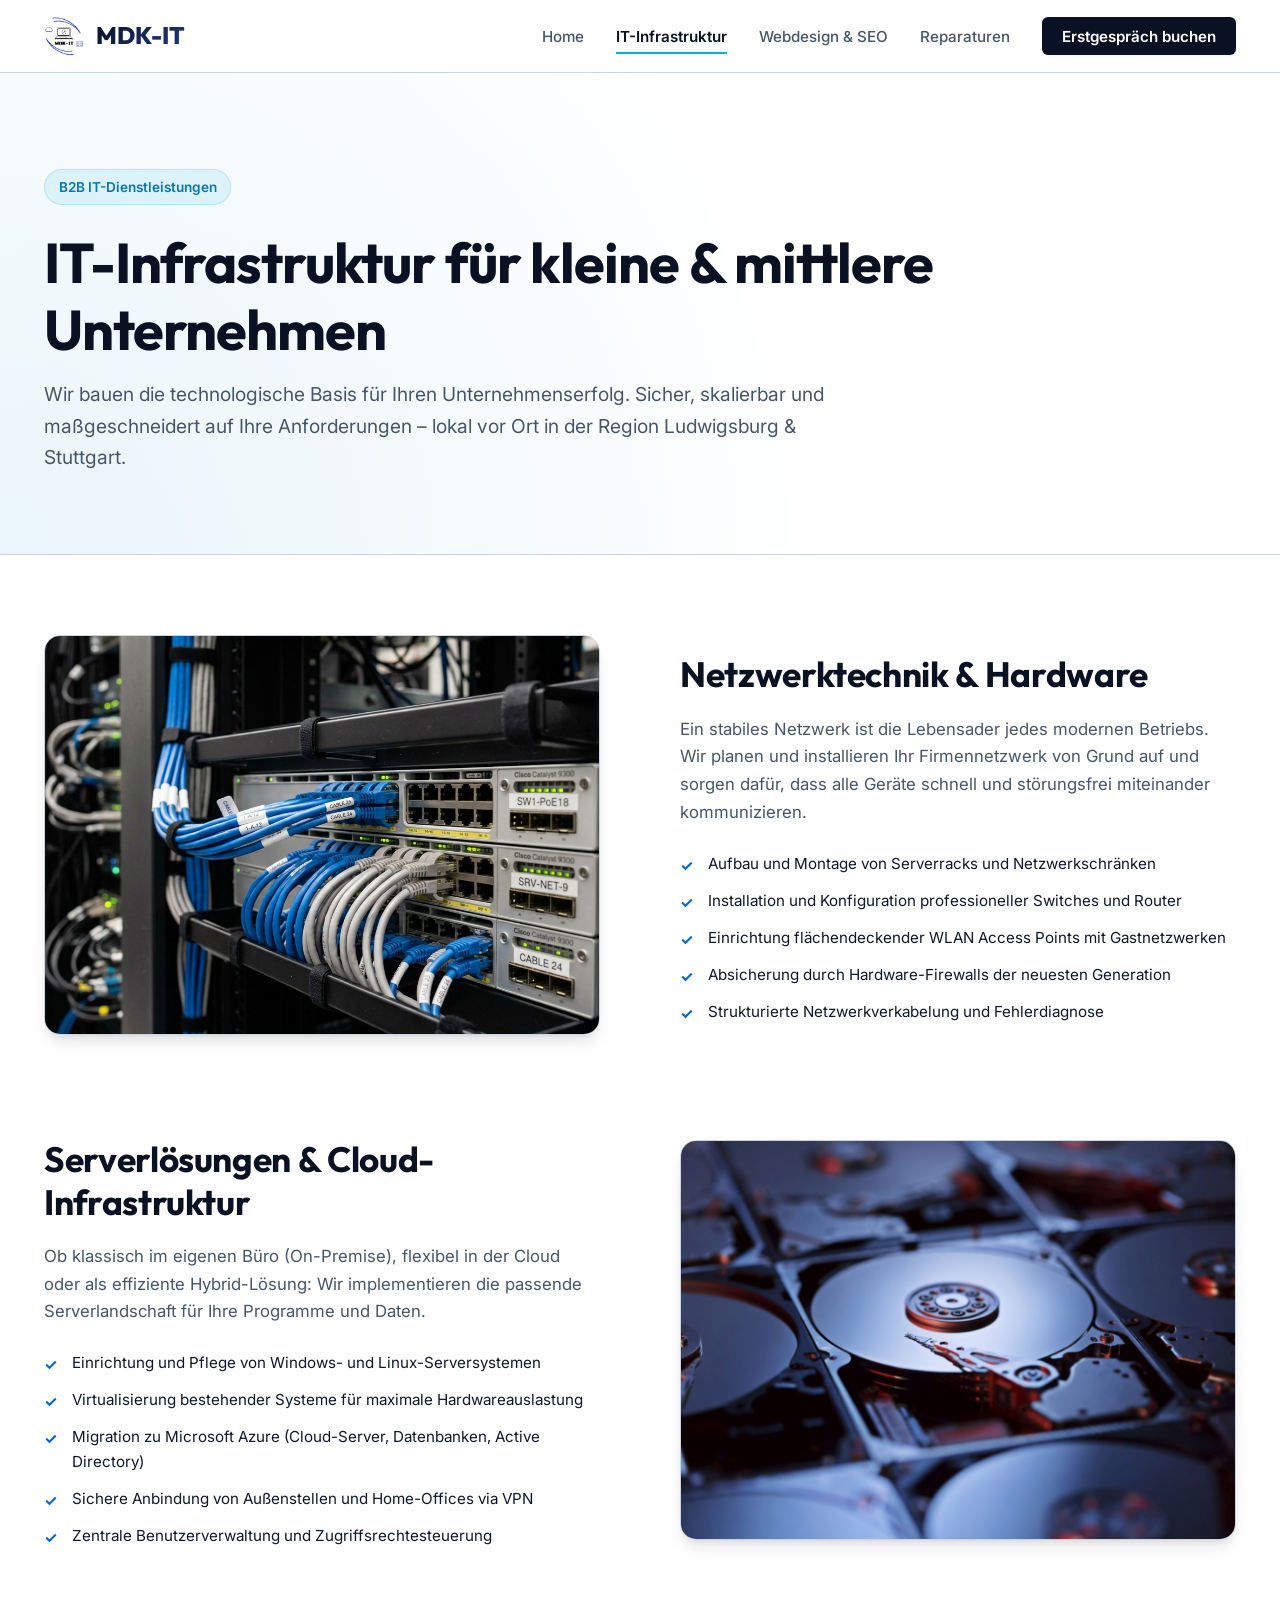
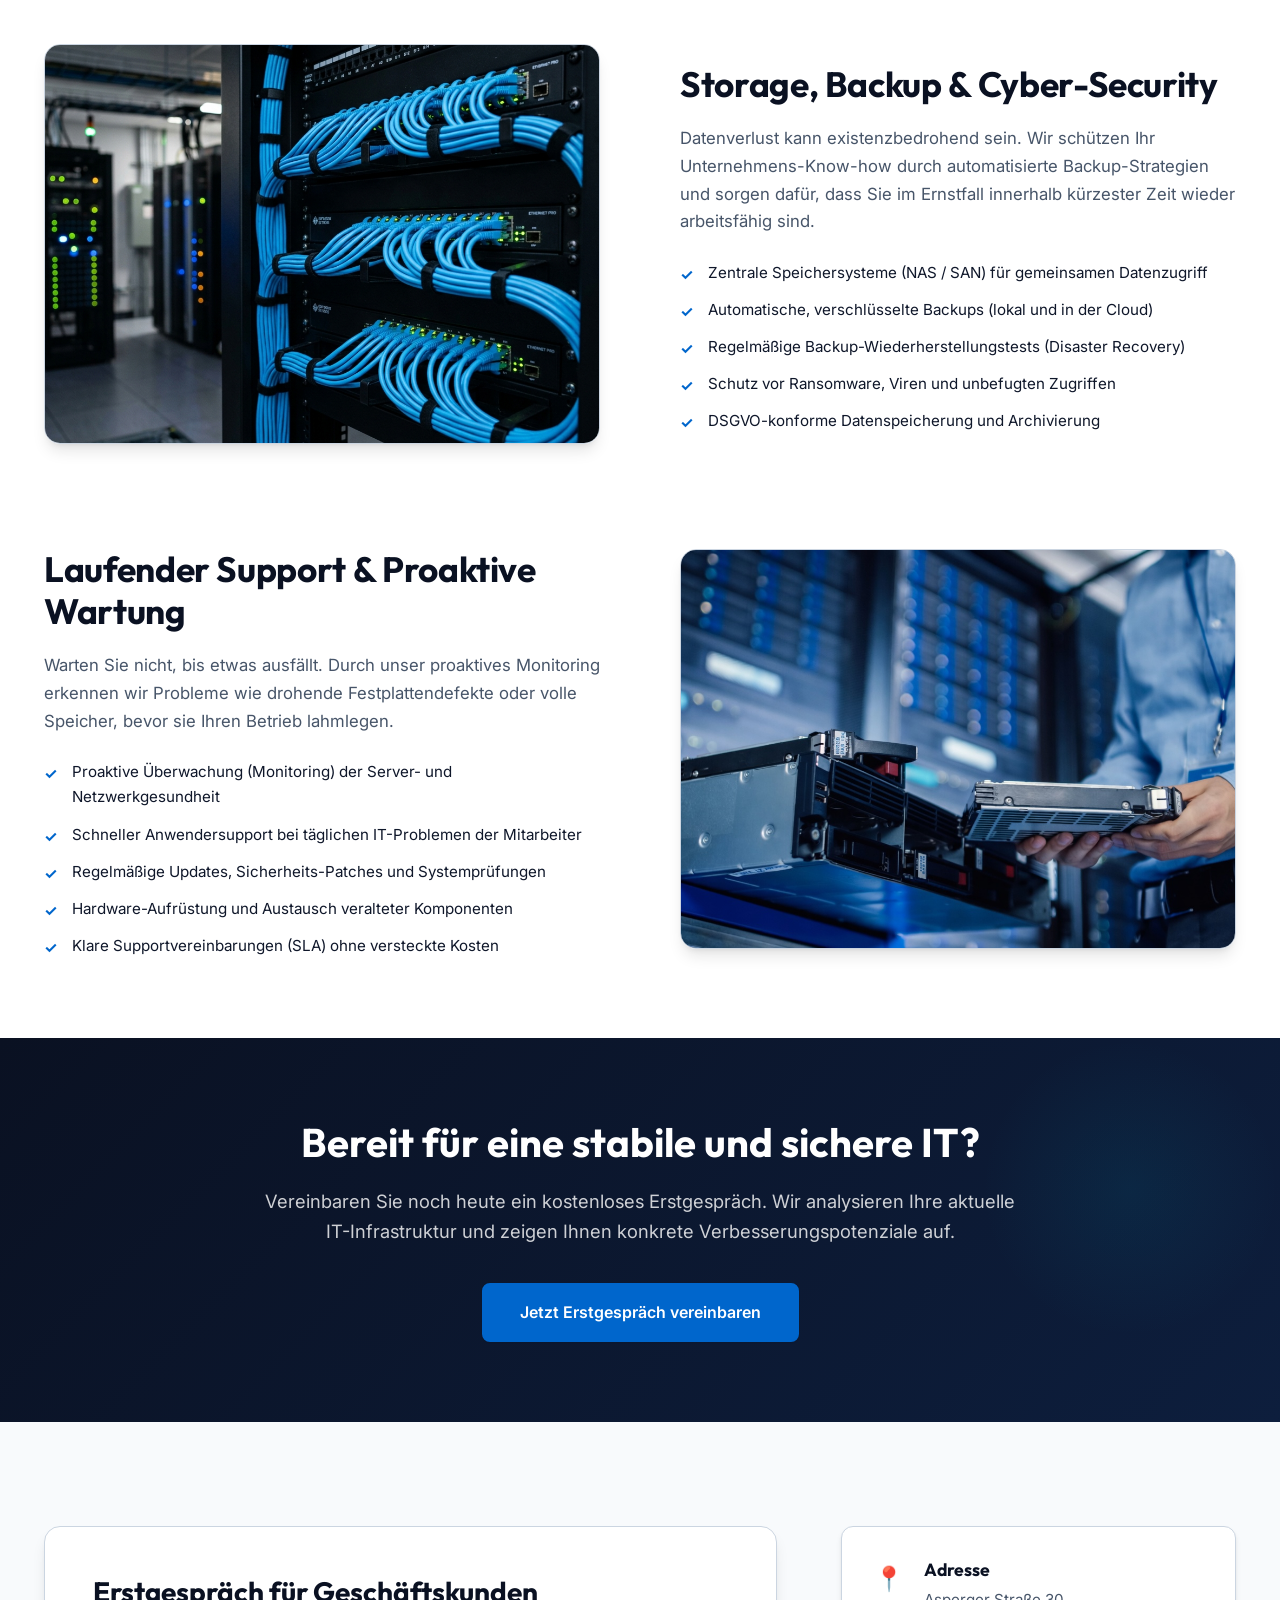
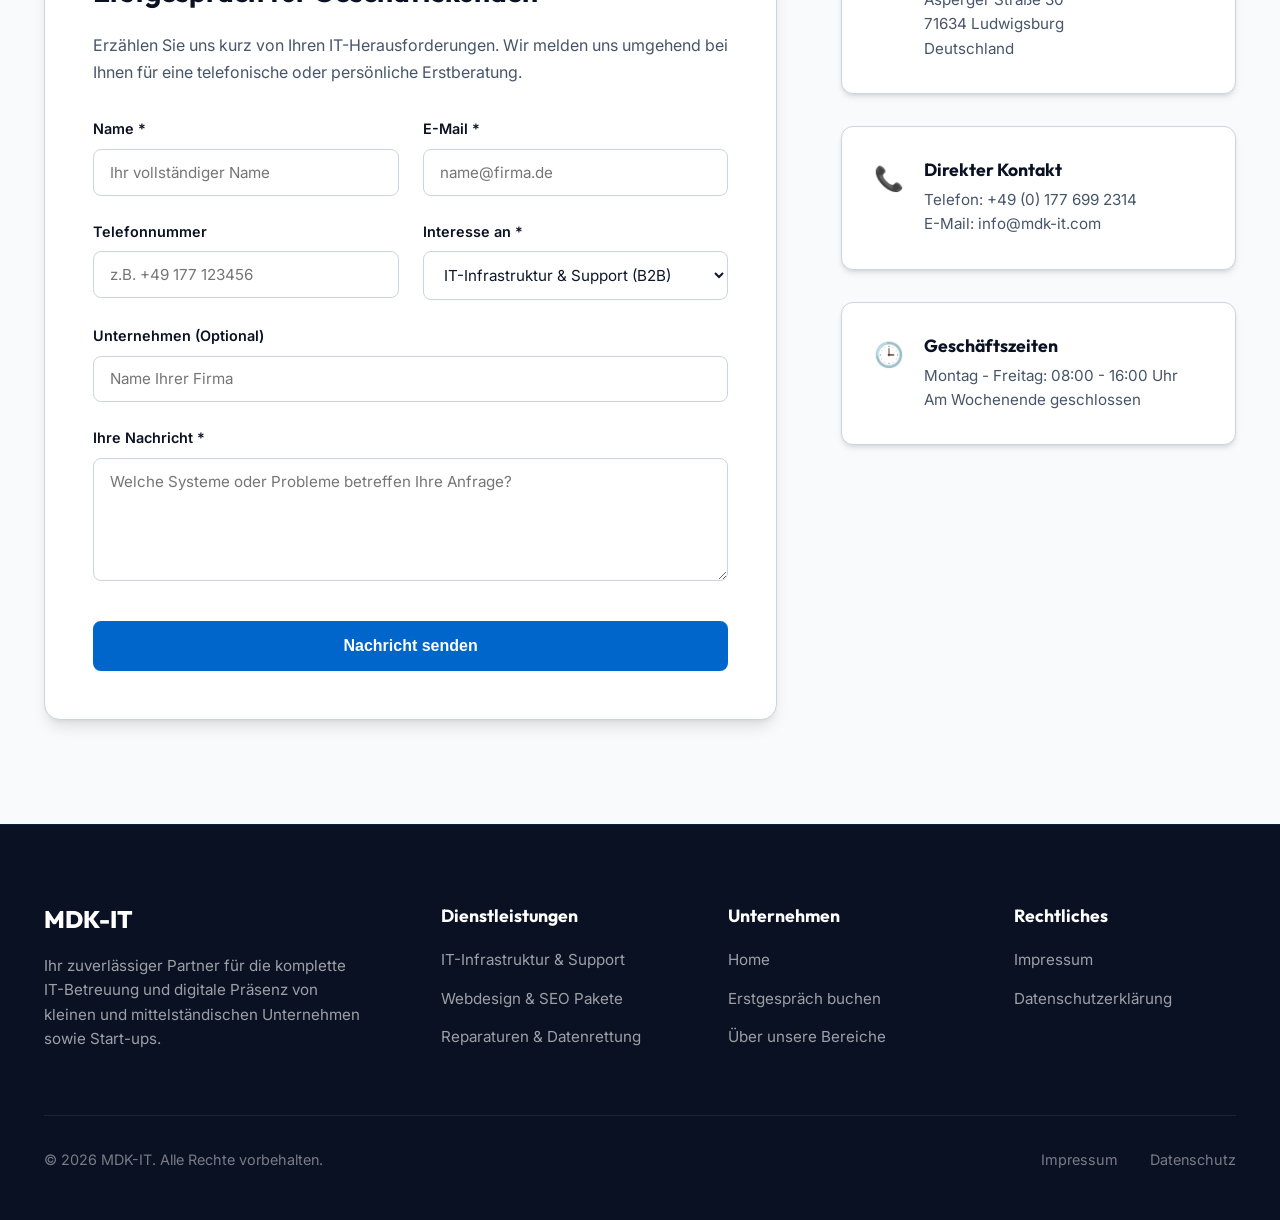
<file: it-infrastruktur.html>
<!DOCTYPE html>
<html lang="de">

<head>
    <meta charset="UTF-8">
    <meta name="viewport" content="width=device-width, initial-scale=1.0">
    <title>IT-Infrastruktur & Support für KMU | MDK-IT Ludwigsburg</title>
    
    <!-- Meta Tags für SEO -->
    <meta name="description" content="Professionelle B2B IT-Infrastruktur in Ludwigsburg. Netzwerke, Server (On-Premise & Azure Cloud), Firewalls, WLAN und Datensicherungen für KMU.">
    <meta name="keywords" content="IT-Infrastruktur, Netzwerk, Server, KMU, Ludwigsburg, Firewall, WLAN Access Points, Azure Cloud, Datensicherung, IT-Support">
    
    <!-- Open Graph / Facebook -->
    <meta property="og:type" content="website">
    <meta property="og:url" content="https://www.mdk-it.com/it-infrastruktur.html">
    <meta property="og:title" content="IT-Infrastruktur & Support für KMU | MDK-IT Ludwigsburg">
    <meta property="og:description" content="Professionelle B2B IT-Infrastruktur in Ludwigsburg. Netzwerke, Server (On-Premise & Azure Cloud), Firewalls, WLAN und Datensicherungen für KMU.">
    <meta property="og:image" content="https://www.mdk-it.com/bilder/lrobertson-switch-3297900.jpg">

    <!-- Twitter -->
    <meta property="twitter:card" content="summary_large_image">
    <meta property="twitter:url" content="https://www.mdk-it.com/it-infrastruktur.html">
    <meta property="twitter:title" content="IT-Infrastruktur & Support für KMU | MDK-IT Ludwigsburg">
    <meta property="twitter:description" content="Professionelle B2B IT-Infrastruktur in Ludwigsburg. Netzwerke, Server (On-Premise & Azure Cloud), Firewalls, WLAN und Datensicherungen für KMU.">
    <meta property="twitter:image" content="https://www.mdk-it.com/bilder/lrobertson-switch-3297900.jpg">

    <link rel="canonical" href="https://www.mdk-it.com/it-infrastruktur.html">

    <!-- Structured Data für IT-Infrastruktur -->
    <script type="application/ld+json">
    {
      "@context": "https://schema.org",
      "@type": "Service",
      "serviceType": "IT-Infrastruktur & Support",
      "provider": {
        "@type": "LocalBusiness",
        "name": "MDK-IT",
        "address": {
          "@type": "PostalAddress",
          "streetAddress": "Asperger Straße 30",
          "addressLocality": "Ludwigsburg",
          "postalCode": "71634",
          "addressCountry": "DE"
        }
      },
      "areaServed": {
        "@type": "AdministrativeArea",
        "name": "Ludwigsburg, Stuttgart und Umgebung"
      },
      "description": "Einrichtung und Betreuung kompletter IT-Infrastrukturen für KMU. Netzwerke, Server, Firewalls, WLAN, Cloud und zuverlässige Datensicherung."
    }
    </script>

    <link rel="stylesheet" href="styles.css">
</head>

<body>
    <!-- Navigation -->
    <nav class="navbar" id="navbar">
        <div class="container">
            <a href="index.html" class="nav-brand">
                <span class="brand-icon">
                    <img src="bilder/logo/Transparent%20Logo%20Mica.png" alt="MDK-IT Logo" style="height: 40px; width: auto;">
                </span>
                <span>MDK-IT</span>
            </a>
            <ul class="nav-menu" id="navMenu">
                <li><a href="index.html">Home</a></li>
                <li><a href="it-infrastruktur.html" class="active">IT-Infrastruktur</a></li>
                <li><a href="webdesign-seo.html">Webdesign & SEO</a></li>
                <li><a href="reparaturen-datenrettung.html">Reparaturen</a></li>
                <li><a href="#contact" class="nav-cta">Erstgespräch buchen</a></li>
            </ul>
            <button class="hamburger" id="hamburger" aria-label="Menü öffnen">
                <span></span>
                <span></span>
                <span></span>
            </button>
        </div>
    </nav>

    <!-- Subpage Hero -->
    <section class="subpage-hero">
        <div class="container">
            <div class="badge">B2B IT-Dienstleistungen</div>
            <h1>IT-Infrastruktur für kleine & mittlere Unternehmen</h1>
            <p>Wir bauen die technologische Basis für Ihren Unternehmenserfolg. Sicher, skalierbar und maßgeschneidert auf Ihre Anforderungen – lokal vor Ort in der Region Ludwigsburg & Stuttgart.</p>
        </div>
    </section>

    <!-- Detail Sections -->
    <section class="detail-section">
        <div class="container">
            <!-- Row 1: Netzwerk & Hardware (Image Left, Text Right) -->
            <div class="detail-row">
                <div class="detail-image">
                    <img src="bilder/lrobertson-switch-3297900.jpg" alt="Strukturierte Netzwerkverkabelung und Serverschrank für B2B-Kunden in Ludwigsburg" width="500" height="400">
                </div>
                <div class="detail-text">
                    <h2>Netzwerktechnik & Hardware</h2>
                    <p>Ein stabiles Netzwerk ist die Lebensader jedes modernen Betriebs. Wir planen und installieren Ihr Firmennetzwerk von Grund auf und sorgen dafür, dass alle Geräte schnell und störungsfrei miteinander kommunizieren.</p>
                    <ul class="bullet-list">
                        <li>Aufbau und Montage von Serverracks und Netzwerkschränken</li>
                        <li>Installation und Konfiguration professioneller Switches und Router</li>
                        <li>Einrichtung flächendeckender WLAN Access Points mit Gastnetzwerken</li>
                        <li>Absicherung durch Hardware-Firewalls der neuesten Generation</li>
                        <li>Strukturierte Netzwerkverkabelung und Fehlerdiagnose</li>
                    </ul>
                </div>
            </div>

            <!-- Row 2: Server & Cloud (Image Right, Text Left) -->
            <div class="detail-row reverse">
                <div class="detail-image">
                    <img src="bilder/7TuVH.jpg" alt="B2B Server-Systeme und Cloud-Infrastruktur im Raum Ludwigsburg" width="500" height="400">
                </div>
                <div class="detail-text">
                    <h2>Serverlösungen & Cloud-Infrastruktur</h2>
                    <p>Ob klassisch im eigenen Büro (On-Premise), flexibel in der Cloud oder als effiziente Hybrid-Lösung: Wir implementieren die passende Serverlandschaft für Ihre Programme und Daten.</p>
                    <ul class="bullet-list">
                        <li>Einrichtung und Pflege von Windows- und Linux-Serversystemen</li>
                        <li>Virtualisierung bestehender Systeme für maximale Hardwareauslastung</li>
                        <li>Migration zu Microsoft Azure (Cloud-Server, Datenbanken, Active Directory)</li>
                        <li>Sichere Anbindung von Außenstellen und Home-Offices via VPN</li>
                        <li>Zentrale Benutzerverwaltung und Zugriffsrechtesteuerung</li>
                    </ul>
                </div>
            </div>

            <!-- Row 3: Backup & Storage (Image Left, Text Right) -->
            <div class="detail-row">
                <div class="detail-image">
                    <img src="bilder/blue-cable.jpg" alt="Zentrale Storage- und Backup-Infrastruktur für IT-Wartung" width="500" height="400">
                </div>
                <div class="detail-text">
                    <h2>Storage, Backup & Cyber-Security</h2>
                    <p>Datenverlust kann existenzbedrohend sein. Wir schützen Ihr Unternehmens-Know-how durch automatisierte Backup-Strategien und sorgen dafür, dass Sie im Ernstfall innerhalb kürzester Zeit wieder arbeitsfähig sind.</p>
                    <ul class="bullet-list">
                        <li>Zentrale Speichersysteme (NAS / SAN) für gemeinsamen Datenzugriff</li>
                        <li>Automatische, verschlüsselte Backups (lokal und in der Cloud)</li>
                        <li>Regelmäßige Backup-Wiederherstellungstests (Disaster Recovery)</li>
                        <li>Schutz vor Ransomware, Viren und unbefugten Zugriffen</li>
                        <li>DSGVO-konforme Datenspeicherung und Archivierung</li>
                    </ul>
                </div>
            </div>

            <!-- Row 4: Support & Wartung (Image Right, Text Left) -->
            <div class="detail-row reverse">
                <div class="detail-image">
                    <img src="bilder/ymNeZ.jpg" alt="Professioneller IT-Support und Systemwartung für KMU in Ludwigsburg" width="500" height="400">
                </div>
                <div class="detail-text">
                    <h2>Laufender Support & Proaktive Wartung</h2>
                    <p>Warten Sie nicht, bis etwas ausfällt. Durch unser proaktives Monitoring erkennen wir Probleme wie drohende Festplattendefekte oder volle Speicher, bevor sie Ihren Betrieb lahmlegen.</p>
                    <ul class="bullet-list">
                        <li>Proaktive Überwachung (Monitoring) der Server- und Netzwerkgesundheit</li>
                        <li>Schneller Anwendersupport bei täglichen IT-Problemen der Mitarbeiter</li>
                        <li>Regelmäßige Updates, Sicherheits-Patches und Systemprüfungen</li>
                        <li>Hardware-Aufrüstung und Austausch veralteter Komponenten</li>
                        <li>Klare Supportvereinbarungen (SLA) ohne versteckte Kosten</li>
                    </ul>
                </div>
            </div>
        </div>
    </section>

    <!-- Call to Action Banner -->
    <section class="cta-banner">
        <div class="cta-banner-content container">
            <h2>Bereit für eine stabile und sichere IT?</h2>
            <p>Vereinbaren Sie noch heute ein kostenloses Erstgespräch. Wir analysieren Ihre aktuelle IT-Infrastruktur und zeigen Ihnen konkrete Verbesserungspotenziale auf.</p>
            <a href="#contact" class="btn btn-primary">Jetzt Erstgespräch vereinbaren</a>
        </div>
    </section>

    <!-- Contact Section -->
    <section class="contact" id="contact">
        <div class="container">
            <div class="contact-wrapper">
                <div class="contact-form-container">
                    <h3>Erstgespräch für Geschäftskunden</h3>
                    <p style="color: var(--text-light); margin-bottom: 2rem;">Erzählen Sie uns kurz von Ihren IT-Herausforderungen. Wir melden uns umgehend bei Ihnen für eine telefonische oder persönliche Erstberatung.</p>
                    
                    <form class="contact-form" id="contactForm" action="https://api.web3forms.com/submit" method="POST">
                        <input type="hidden" name="access_key" value="1fddb19d-e867-4893-9ecc-66d486ad50fe">
                        <input type="hidden" name="subject" value="MDK-IT Anfrage: IT-Infrastruktur & Support">
                        
                        <div class="form-row">
                            <div class="form-group">
                                <label for="name">Name *</label>
                                <input type="text" id="name" name="name" required placeholder="Ihr vollständiger Name">
                            </div>
                            <div class="form-group">
                                <label for="email">E-Mail *</label>
                                <input type="email" id="email" name="email" required placeholder="name@firma.de">
                            </div>
                        </div>
                        
                        <div class="form-row">
                            <div class="form-group">
                                <label for="phone">Telefonnummer</label>
                                <input type="tel" id="phone" name="phone" placeholder="z.B. +49 177 123456">
                            </div>
                            <div class="form-group">
                                <label for="service-select">Interesse an *</label>
                                <select id="service-select" name="interessiert_an" required>
                                    <option value="IT-Infrastruktur & Support" selected>IT-Infrastruktur & Support (B2B)</option>
                                    <option value="Webdesign & Digitalstart">Webdesign & Digitalstart (B2B)</option>
                                    <option value="Reparaturen & Datenrettung">Reparatur / Datenrettung (B2C)</option>
                                    <option value="Sonstiges">Sonstiges</option>
                                </select>
                            </div>
                        </div>
                        
                        <div class="form-group">
                            <label for="company">Unternehmen (Optional)</label>
                            <input type="text" id="company" name="company" placeholder="Name Ihrer Firma">
                        </div>
                        
                        <div class="form-group full-width">
                            <label for="message">Ihre Nachricht *</label>
                            <textarea id="message" name="message" rows="5" required placeholder="Welche Systeme oder Probleme betreffen Ihre Anfrage?"></textarea>
                        </div>
                        
                        <button type="submit" class="btn btn-primary">Nachricht senden</button>
                        
                        <div id="successMessage" class="success-message">
                            Vielen Dank! Ihre Nachricht wurde erfolgreich übermittelt. Wir melden uns in Kürze bei Ihnen.
                        </div>
                    </form>
                </div>
                
                <div class="contact-info">
                    <div class="info-card">
                        <div class="info-card-icon">📍</div>
                        <div class="info-card-content">
                            <h4>Adresse</h4>
                            <p>Asperger Straße 30<br>71634 Ludwigsburg<br>Deutschland</p>
                        </div>
                    </div>
                    
                    <div class="info-card">
                        <div class="info-card-icon">📞</div>
                        <div class="info-card-content">
                            <h4>Direkter Kontakt</h4>
                            <p>Telefon: +49 (0) 177 699 2314<br>E-Mail: info@mdk-it.com</p>
                        </div>
                    </div>
                    
                    <div class="info-card">
                        <div class="info-card-icon">🕒</div>
                        <div class="info-card-content">
                            <h4>Geschäftszeiten</h4>
                            <p>Montag - Freitag: 08:00 - 16:00 Uhr<br>Am Wochenende geschlossen</p>
                        </div>
                    </div>
                </div>
            </div>
        </div>
    </section>

    <!-- Footer -->
    <footer class="footer">
        <div class="container">
            <div class="footer-grid">
                <div class="footer-brand">
                    <h3>MDK-IT</h3>
                    <p>Ihr zuverlässiger Partner für die komplette IT-Betreuung und digitale Präsenz von kleinen und mittelständischen Unternehmen sowie Start-ups.</p>
                </div>
                <div class="footer-links">
                    <h4>Dienstleistungen</h4>
                    <ul>
                        <li><a href="it-infrastruktur.html">IT-Infrastruktur & Support</a></li>
                        <li><a href="webdesign-seo.html">Webdesign & SEO Pakete</a></li>
                        <li><a href="reparaturen-datenrettung.html">Reparaturen & Datenrettung</a></li>
                    </ul>
                </div>
                <div class="footer-links">
                    <h4>Unternehmen</h4>
                    <ul>
                        <li><a href="index.html">Home</a></li>
                        <li><a href="index.html#contact">Erstgespräch buchen</a></li>
                        <li><a href="index.html#dienste">Über unsere Bereiche</a></li>
                    </ul>
                </div>
                <div class="footer-links">
                    <h4>Rechtliches</h4>
                    <ul>
                        <li><a href="impressum.html">Impressum</a></li>
                        <li><a href="datenschutz.html">Datenschutzerklärung</a></li>
                    </ul>
                </div>
            </div>
            <div class="footer-bottom">
                <p>&copy; 2026 MDK-IT. Alle Rechte vorbehalten.</p>
                <div class="footer-legal-links">
                    <a href="impressum.html">Impressum</a>
                    <a href="datenschutz.html">Datenschutz</a>
                </div>
            </div>
        </div>
    </footer>

    <!-- JavaScript-Dateien am Ende des Body-Tags für bessere Ladezeiten -->
    <script src="script.js" defer></script>
</body>

</html>
</file>
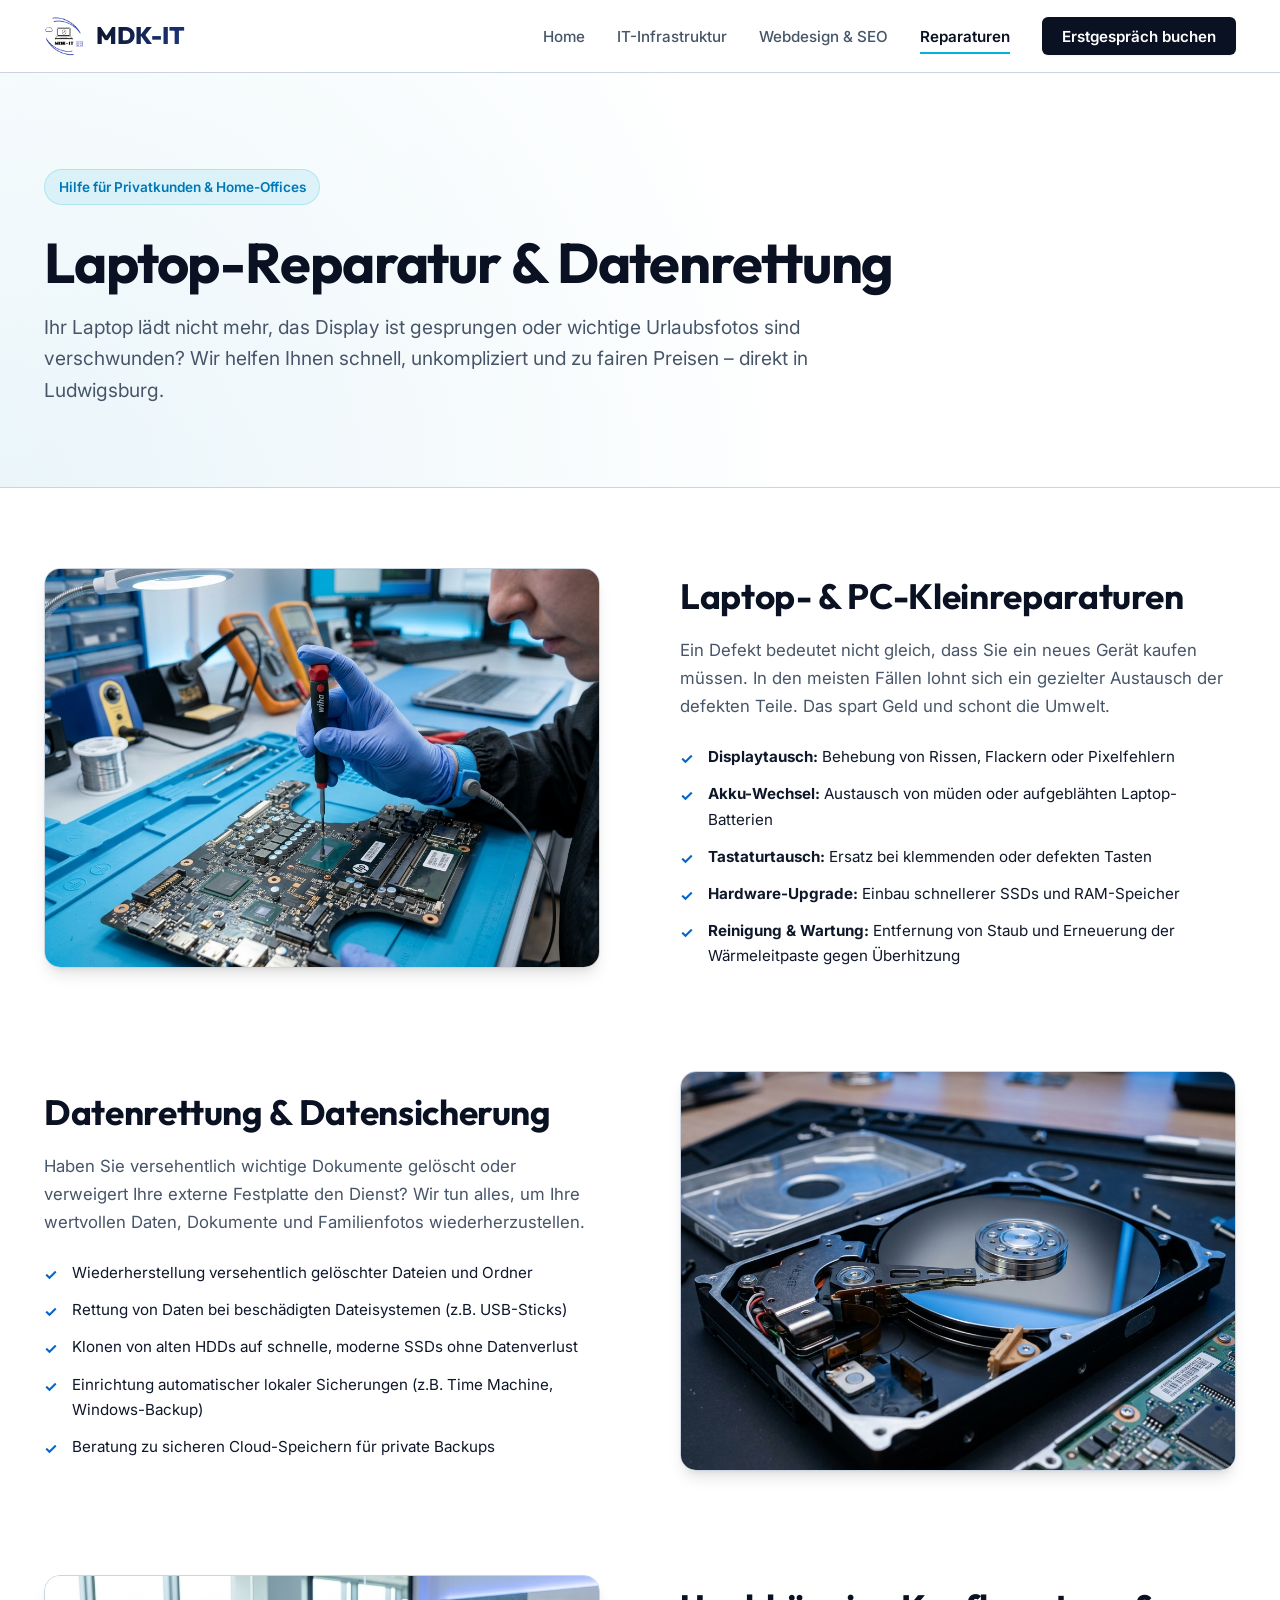
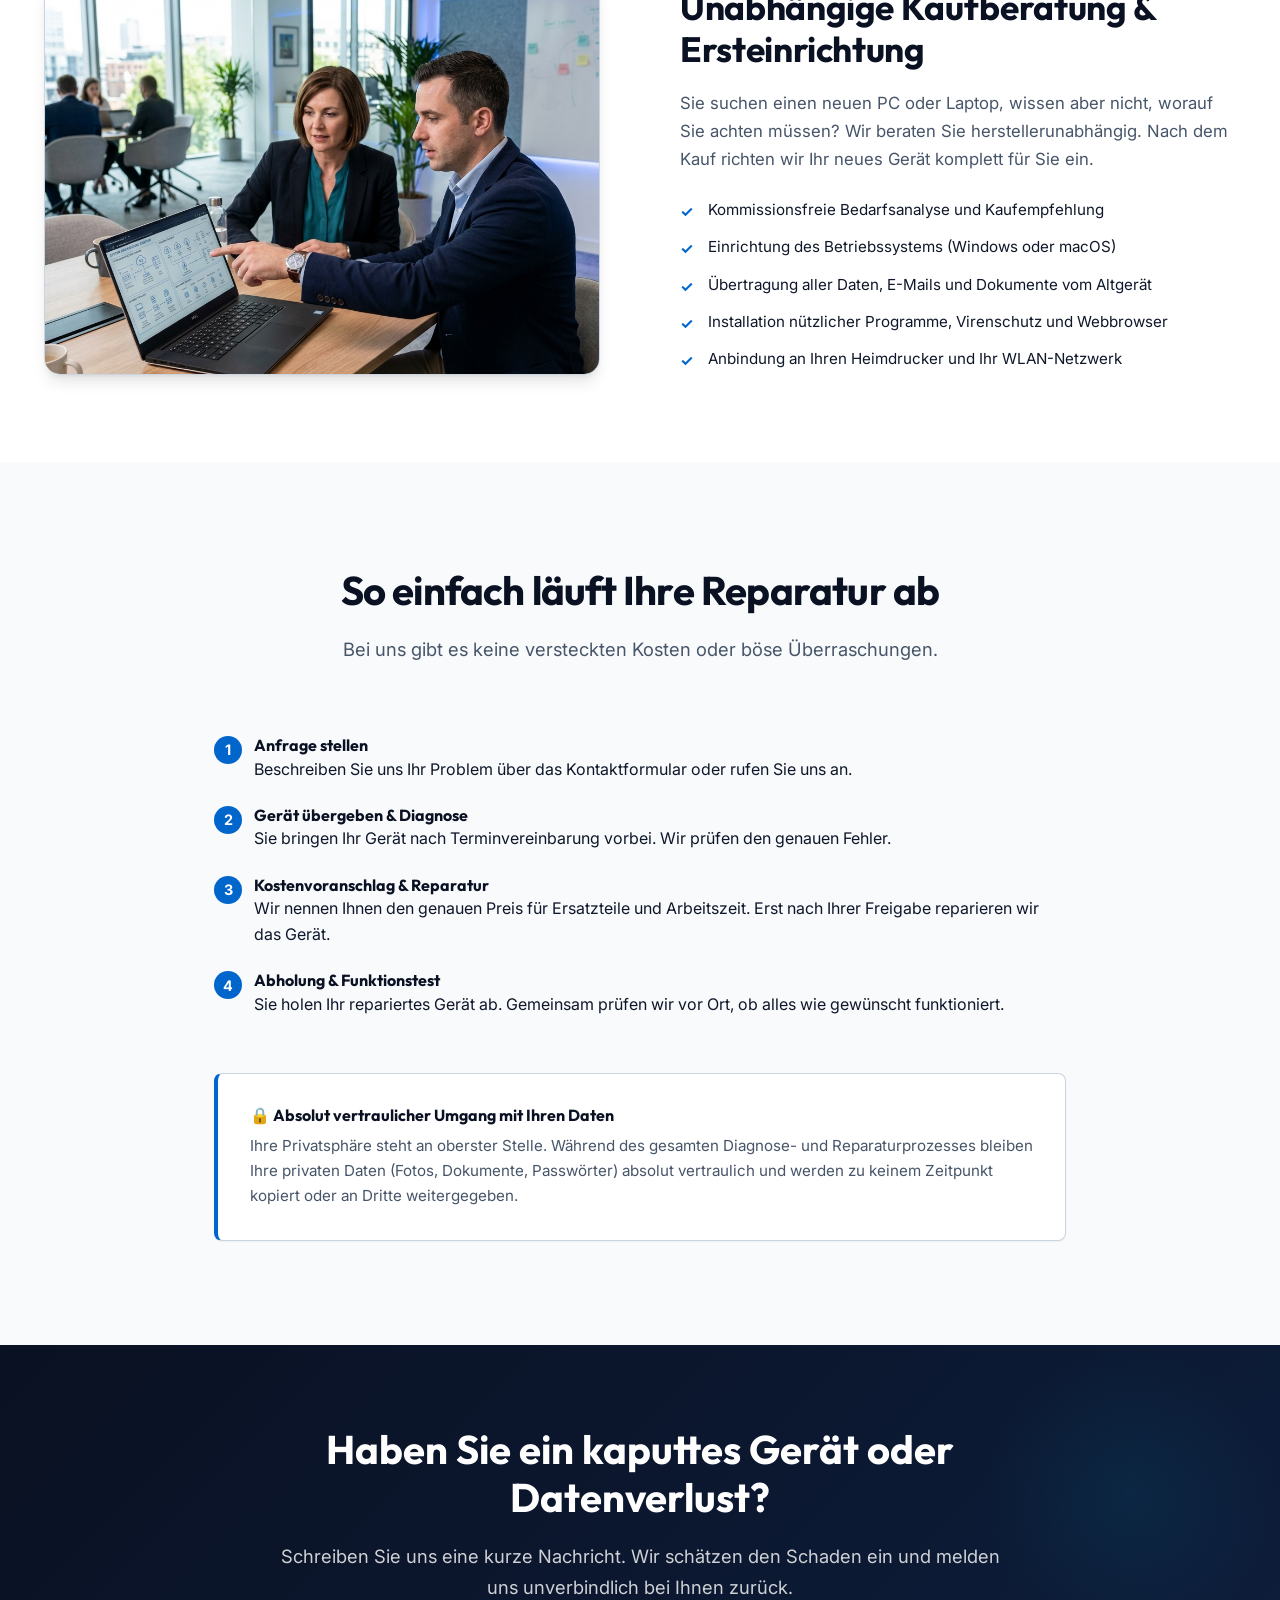
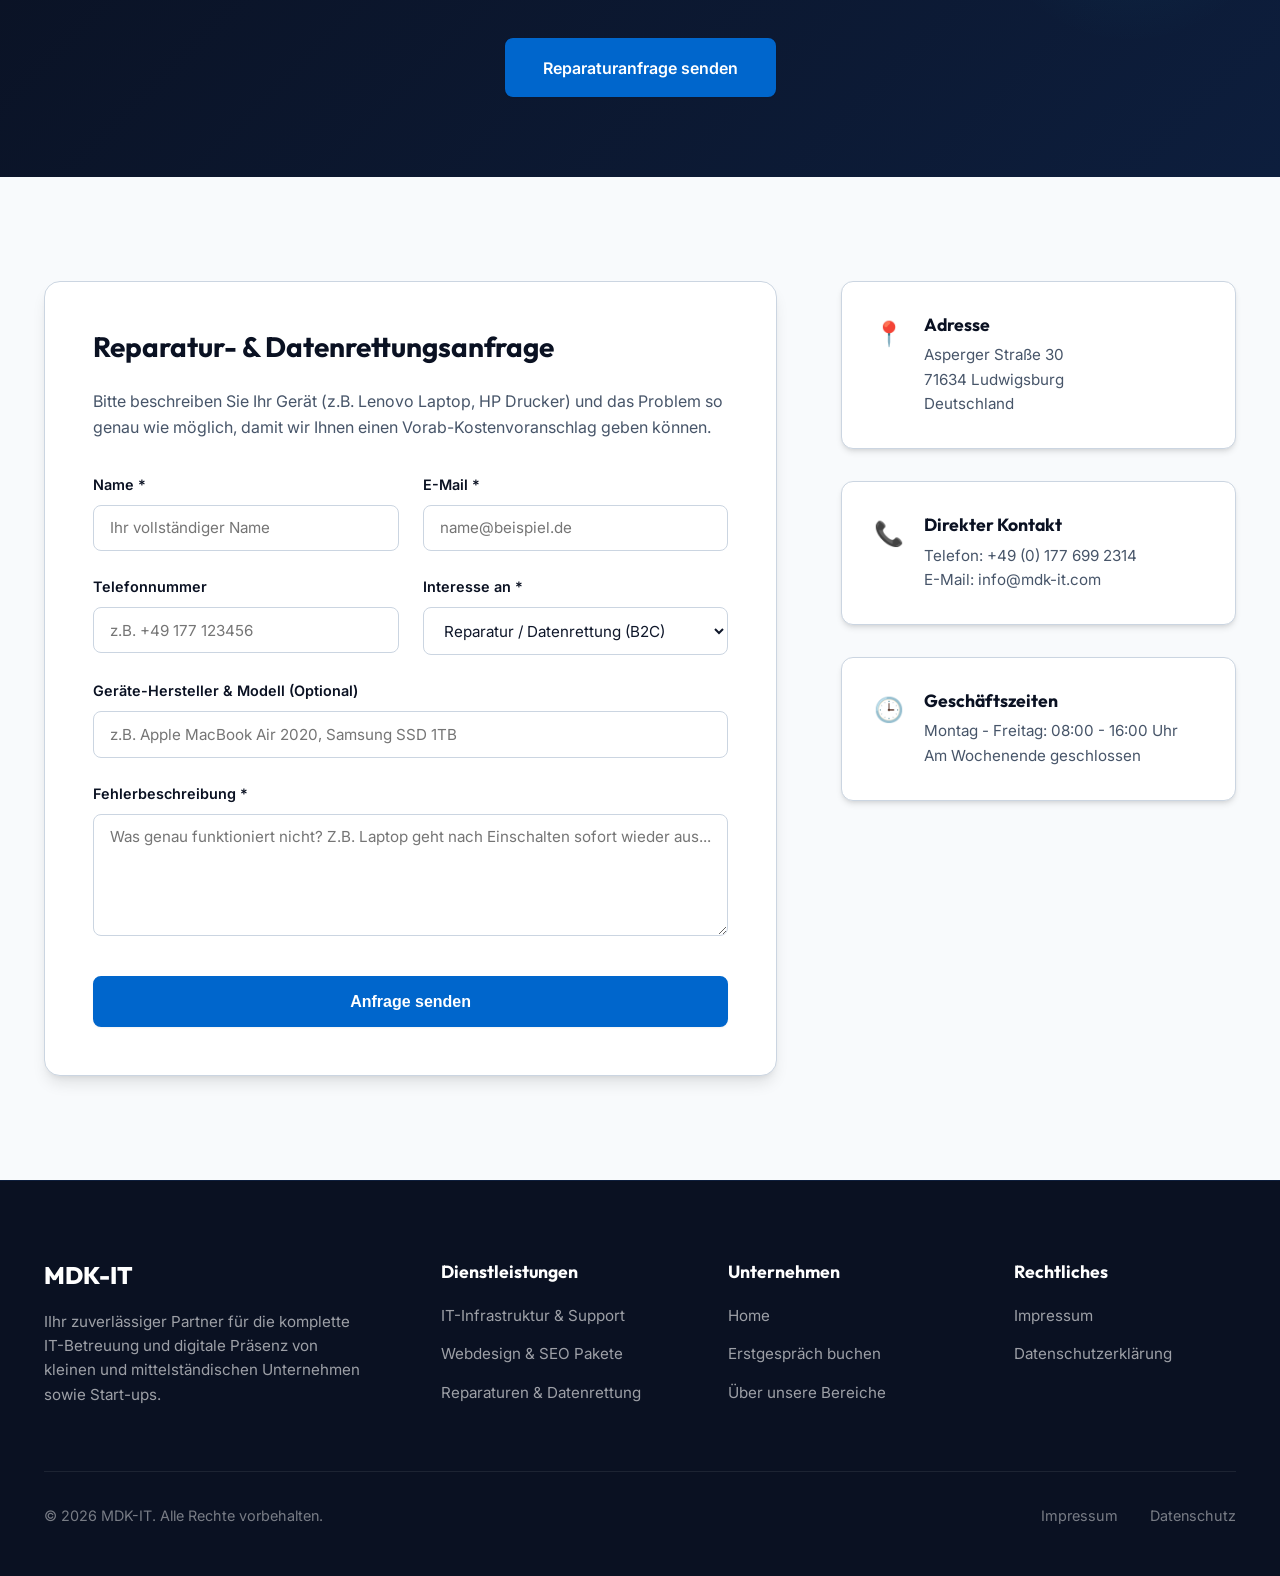
<file: reparaturen-datenrettung.html>
<!DOCTYPE html>
<html lang="de">

<head>
    <meta charset="UTF-8">
    <meta name="viewport" content="width=device-width, initial-scale=1.0">
    <title>Laptop-Reparatur & Datenrettung | MDK-IT Ludwigsburg</title>
    
    <!-- Meta Tags für SEO -->
    <meta name="description" content="Schnelle & zuverlässige Laptop-Reparatur, Displaytausch, Akku-Wechsel und professionelle Datenrettung für Privatkunden und Home-Offices in Ludwigsburg.">
    <meta name="keywords" content="Laptop Reparatur, Datenrettung, Display tauschen, Akku wechseln, Daten wiederherstellen, Kaufberatung, Ludwigsburg, PC Hilfe">
    
    <!-- Open Graph / Facebook -->
    <meta property="og:type" content="website">
    <meta property="og:url" content="https://www.mdk-it.com/reparaturen-datenrettung.html">
    <meta property="og:title" content="Laptop-Reparatur & Datenrettung | MDK-IT Ludwigsburg">
    <meta property="og:description" content="Schnelle & zuverlässige Laptop-Reparatur, Displaytausch, Akku-Wechsel und professionelle Datenrettung für Privatkunden und Home-Offices in Ludwigsburg.">
    <meta property="og:image" content="https://www.mdk-it.com/bilder/bluehdd.jpg">

    <!-- Twitter -->
    <meta property="twitter:card" content="summary_large_image">
    <meta property="twitter:url" content="https://www.mdk-it.com/reparaturen-datenrettung.html">
    <meta property="twitter:title" content="Laptop-Reparatur & Datenrettung | MDK-IT Ludwigsburg">
    <meta property="twitter:description" content="Schnelle & zuverlässige Laptop-Reparatur, Displaytausch, Akku-Wechsel und professionelle Datenrettung für Privatkunden und Home-Offices in Ludwigsburg.">
    <meta property="twitter:image" content="https://www.mdk-it.com/bilder/bluehdd.jpg">

    <link rel="canonical" href="https://www.mdk-it.com/reparaturen-datenrettung.html">

    <!-- Structured Data für Reparatur & Datenrettung -->
    <script type="application/ld+json">
    {
      "@context": "https://schema.org",
      "@type": "Service",
      "serviceType": "Laptop-Reparatur & Datenrettung",
      "provider": {
        "@type": "LocalBusiness",
        "name": "MDK-IT",
        "address": {
          "@type": "PostalAddress",
          "streetAddress": "Asperger Straße 30",
          "addressLocality": "Ludwigsburg",
          "postalCode": "71634",
          "addressCountry": "DE"
        }
      },
      "areaServed": {
        "@type": "AdministrativeArea",
        "name": "Ludwigsburg, Stuttgart und Umgebung"
      },
      "description": "Professioneller Reparaturdienst für Notebooks und Laptops (Display, Akku, Tastatur) sowie hochsichere Wiederherstellung verlorener Daten von SSDs, Festplatten & USB-Sticks."
    }
    </script>

    <link rel="stylesheet" href="styles.css">
</head>

<body>
    <!-- Navigation -->
    <nav class="navbar" id="navbar">
        <div class="container">
            <a href="index.html" class="nav-brand">
                <span class="brand-icon">
                    <img src="bilder/logo/Transparent%20Logo%20Mica.png" alt="MDK-IT Logo" style="height: 40px; width: auto;">
                </span>
                <span>MDK-IT</span>
            </a>
            <ul class="nav-menu" id="navMenu">
                <li><a href="index.html">Home</a></li>
                <li><a href="it-infrastruktur.html">IT-Infrastruktur</a></li>
                <li><a href="webdesign-seo.html">Webdesign & SEO</a></li>
                <li><a href="reparaturen-datenrettung.html" class="active">Reparaturen</a></li>
                <li><a href="#contact" class="nav-cta">Erstgespräch buchen</a></li>
            </ul>
            <button class="hamburger" id="hamburger" aria-label="Menü öffnen">
                <span></span>
                <span></span>
                <span></span>
            </button>
        </div>
    </nav>

    <!-- Subpage Hero -->
    <section class="subpage-hero">
        <div class="container">
            <div class="badge">Hilfe für Privatkunden & Home-Offices</div>
            <h1>Laptop-Reparatur & Datenrettung</h1>
            <p>Ihr Laptop lädt nicht mehr, das Display ist gesprungen oder wichtige Urlaubsfotos sind verschwunden? Wir helfen Ihnen schnell, unkompliziert und zu fairen Preisen – direkt in Ludwigsburg.</p>
        </div>
    </section>

    <!-- Detail Sections -->
    <section class="detail-section">
        <div class="container">
            <!-- Row 1: Laptop & PC-Reparaturen (Image Left, Text Right) -->
            <div class="detail-row">
                <div class="detail-image">
                    <img src="bilder/pexels-bulat843-1243575272-36861987.jpg" alt="Professionelle Laptop-Reparatur und Hardware-Austausch in Ludwigsburg" width="500" height="400">
                </div>
                <div class="detail-text">
                    <h2>Laptop- & PC-Kleinreparaturen</h2>
                    <p>Ein Defekt bedeutet nicht gleich, dass Sie ein neues Gerät kaufen müssen. In den meisten Fällen lohnt sich ein gezielter Austausch der defekten Teile. Das spart Geld und schont die Umwelt.</p>
                    <ul class="bullet-list">
                        <li><strong>Displaytausch:</strong> Behebung von Rissen, Flackern oder Pixelfehlern</li>
                        <li><strong>Akku-Wechsel:</strong> Austausch von müden oder aufgeblähten Laptop-Batterien</li>
                        <li><strong>Tastaturtausch:</strong> Ersatz bei klemmenden oder defekten Tasten</li>
                        <li><strong>Hardware-Upgrade:</strong> Einbau schnellerer SSDs und RAM-Speicher</li>
                        <li><strong>Reinigung & Wartung:</strong> Entfernung von Staub und Erneuerung der Wärmeleitpaste gegen Überhitzung</li>
                    </ul>
                </div>
            </div>

            <!-- Row 2: Datenrettung (Image Right, Text Left) -->
            <div class="detail-row reverse">
                <div class="detail-image">
                    <img src="bilder/bluehdd.jpg" alt="Sichere Datenrettung und HDD-Wiederherstellung in Ludwigsburg" width="500" height="400">
                </div>
                <div class="detail-text">
                    <h2>Datenrettung & Datensicherung</h2>
                    <p>Haben Sie versehentlich wichtige Dokumente gelöscht oder verweigert Ihre externe Festplatte den Dienst? Wir tun alles, um Ihre wertvollen Daten, Dokumente und Familienfotos wiederherzustellen.</p>
                    <ul class="bullet-list">
                        <li>Wiederherstellung versehentlich gelöschter Dateien und Ordner</li>
                        <li>Rettung von Daten bei beschädigten Dateisystemen (z.B. USB-Sticks)</li>
                        <li>Klonen von alten HDDs auf schnelle, moderne SSDs ohne Datenverlust</li>
                        <li>Einrichtung automatischer lokaler Sicherungen (z.B. Time Machine, Windows-Backup)</li>
                        <li>Beratung zu sicheren Cloud-Speichern für private Backups</li>
                    </ul>
                </div>
            </div>

            <!-- Row 3: Kaufberatung & Einrichtung (Image Left, Text Right) -->
            <div class="detail-row">
                <div class="detail-image">
                    <img src="bilder/pexels-kampus-8815821.jpg" alt="Unabhängige Kaufberatung für Laptops und PCs in Ludwigsburg" width="500" height="400">
                </div>
                <div class="detail-text">
                    <h2>Unabhängige Kaufberatung & Ersteinrichtung</h2>
                    <p>Sie suchen einen neuen PC oder Laptop, wissen aber nicht, worauf Sie achten müssen? Wir beraten Sie herstellerunabhängig. Nach dem Kauf richten wir Ihr neues Gerät komplett für Sie ein.</p>
                    <ul class="bullet-list">
                        <li>Kommissionsfreie Bedarfsanalyse und Kaufempfehlung</li>
                        <li>Einrichtung des Betriebssystems (Windows oder macOS)</li>
                        <li>Übertragung aller Daten, E-Mails und Dokumente vom Altgerät</li>
                        <li>Installation nützlicher Programme, Virenschutz und Webbrowser</li>
                        <li>Anbindung an Ihren Heimdrucker und Ihr WLAN-Netzwerk</li>
                    </ul>
                </div>
            </div>
        </div>
    </section>

    <!-- Trust / Repair Process Section -->
    <section class="why-us" style="background-color: var(--light);">
        <div class="container" style="max-width: 900px;">
            <div class="section-header">
                <h2>So einfach läuft Ihre Reparatur ab</h2>
                <p>Bei uns gibt es keine versteckten Kosten oder böse Überraschungen.</p>
            </div>
            
            <div class="why-features" style="grid-template-columns: 1fr; gap: 1.5rem;">
                <div class="why-item" style="padding-left: 2.5rem; position: relative;">
                    <div style="position: absolute; left: 0; top: 0; width: 28px; height: 28px; background: var(--accent-warm); color: white; border-radius: 50%; display: flex; align-items: center; justify-content: center; font-weight: bold; font-size: 0.9rem;">1</div>
                    <h4>Anfrage stellen</h4>
                    <p>Beschreiben Sie uns Ihr Problem über das Kontaktformular oder rufen Sie uns an.</p>
                </div>
                
                <div class="why-item" style="padding-left: 2.5rem; position: relative;">
                    <div style="position: absolute; left: 0; top: 0; width: 28px; height: 28px; background: var(--accent-warm); color: white; border-radius: 50%; display: flex; align-items: center; justify-content: center; font-weight: bold; font-size: 0.9rem;">2</div>
                    <h4>Gerät übergeben & Diagnose</h4>
                    <p>Sie bringen Ihr Gerät nach Terminvereinbarung vorbei. Wir prüfen den genauen Fehler.</p>
                </div>

                <div class="why-item" style="padding-left: 2.5rem; position: relative;">
                    <div style="position: absolute; left: 0; top: 0; width: 28px; height: 28px; background: var(--accent-warm); color: white; border-radius: 50%; display: flex; align-items: center; justify-content: center; font-weight: bold; font-size: 0.9rem;">3</div>
                    <h4>Kostenvoranschlag & Reparatur</h4>
                    <p>Wir nennen Ihnen den genauen Preis für Ersatzteile und Arbeitszeit. Erst nach Ihrer Freigabe reparieren wir das Gerät.</p>
                </div>

                <div class="why-item" style="padding-left: 2.5rem; position: relative;">
                    <div style="position: absolute; left: 0; top: 0; width: 28px; height: 28px; background: var(--accent-warm); color: white; border-radius: 50%; display: flex; align-items: center; justify-content: center; font-weight: bold; font-size: 0.9rem;">4</div>
                    <h4>Abholung & Funktionstest</h4>
                    <p>Sie holen Ihr repariertes Gerät ab. Gemeinsam prüfen wir vor Ort, ob alles wie gewünscht funktioniert.</p>
                </div>
            </div>

            <!-- Trust Banner -->
            <div style="margin-top: 3.5rem; background: var(--white); border: 1px solid var(--border); border-left: 4px solid var(--accent-warm); padding: 2rem; border-radius: 8px; box-shadow: var(--shadow-sm);">
                <h4 style="margin-bottom: 0.5rem; color: var(--primary);">🔒 Absolut vertraulicher Umgang mit Ihren Daten</h4>
                <p style="margin-bottom: 0; font-size: 0.95rem; color: var(--text-light);">Ihre Privatsphäre steht an oberster Stelle. Während des gesamten Diagnose- und Reparaturprozesses bleiben Ihre privaten Daten (Fotos, Dokumente, Passwörter) absolut vertraulich und werden zu keinem Zeitpunkt kopiert oder an Dritte weitergegeben.</p>
            </div>
        </div>
    </section>

    <!-- Call to Action Banner -->
    <section class="cta-banner">
        <div class="cta-banner-content container">
            <h2>Haben Sie ein kaputtes Gerät oder Datenverlust?</h2>
            <p>Schreiben Sie uns eine kurze Nachricht. Wir schätzen den Schaden ein und melden uns unverbindlich bei Ihnen zurück.</p>
            <a href="#contact" class="btn btn-primary">Reparaturanfrage senden</a>
        </div>
    </section>

    <!-- Contact Section -->
    <section class="contact" id="contact">
        <div class="container">
            <div class="contact-wrapper">
                <div class="contact-form-container">
                    <h3>Reparatur- & Datenrettungsanfrage</h3>
                    <p style="color: var(--text-light); margin-bottom: 2rem;">Bitte beschreiben Sie Ihr Gerät (z.B. Lenovo Laptop, HP Drucker) und das Problem so genau wie möglich, damit wir Ihnen einen Vorab-Kostenvoranschlag geben können.</p>
                    
                    <form class="contact-form" id="contactForm" action="https://api.web3forms.com/submit" method="POST">
                        <input type="hidden" name="access_key" value="1fddb19d-e867-4893-9ecc-66d486ad50fe">
                        <input type="hidden" name="subject" value="MDK-IT Anfrage: Reparatur & Datenrettung">
                        
                        <div class="form-row">
                            <div class="form-group">
                                <label for="name">Name *</label>
                                <input type="text" id="name" name="name" required placeholder="Ihr vollständiger Name">
                            </div>
                            <div class="form-group">
                                <label for="email">E-Mail *</label>
                                <input type="email" id="email" name="email" required placeholder="name@beispiel.de">
                            </div>
                        </div>
                        
                        <div class="form-row">
                            <div class="form-group">
                                <label for="phone">Telefonnummer</label>
                                <input type="tel" id="phone" name="phone" placeholder="z.B. +49 177 123456">
                            </div>
                            <div class="form-group">
                                <label for="service-select">Interesse an *</label>
                                <select id="service-select" name="interessiert_an" required>
                                    <option value="Reparaturen & Datenrettung" selected>Reparatur / Datenrettung (B2C)</option>
                                    <option value="IT-Infrastruktur & Support">IT-Infrastruktur & Support (B2B)</option>
                                    <option value="Webdesign & Digitalstart">Webdesign & Digitalstart (B2B)</option>
                                    <option value="Sonstiges">Sonstiges</option>
                                </select>
                            </div>
                        </div>
                        
                        <div class="form-group">
                            <label for="device-model">Geräte-Hersteller & Modell (Optional)</label>
                            <input type="text" id="device-model" name="geraetemodell" placeholder="z.B. Apple MacBook Air 2020, Samsung SSD 1TB">
                        </div>
                        
                        <div class="form-group full-width">
                            <label for="message">Fehlerbeschreibung *</label>
                            <textarea id="message" name="message" rows="5" required placeholder="Was genau funktioniert nicht? Z.B. Laptop geht nach Einschalten sofort wieder aus..."></textarea>
                        </div>
                        
                        <button type="submit" class="btn btn-primary">Anfrage senden</button>
                        
                        <div id="successMessage" class="success-message">
                            Vielen Dank! Ihre Nachricht wurde erfolgreich übermittelt. Wir melden uns in Kürze bei Ihnen.
                        </div>
                    </form>
                </div>
                
                <div class="contact-info">
                    <div class="info-card">
                        <div class="info-card-icon">📍</div>
                        <div class="info-card-content">
                            <h4>Adresse</h4>
                            <p>Asperger Straße 30<br>71634 Ludwigsburg<br>Deutschland</p>
                        </div>
                    </div>
                    
                    <div class="info-card">
                        <div class="info-card-icon">📞</div>
                        <div class="info-card-content">
                            <h4>Direkter Kontakt</h4>
                            <p>Telefon: +49 (0) 177 699 2314<br>E-Mail: info@mdk-it.com</p>
                        </div>
                    </div>
                    
                    <div class="info-card">
                        <div class="info-card-icon">🕒</div>
                        <div class="info-card-content">
                            <h4>Geschäftszeiten</h4>
                            <p>Montag - Freitag: 08:00 - 16:00 Uhr<br>Am Wochenende geschlossen</p>
                        </div>
                    </div>
                </div>
            </div>
        </div>
    </section>

    <!-- Footer -->
    <footer class="footer">
        <div class="container">
            <div class="footer-grid">
                <div class="footer-brand">
                    <h3>MDK-IT</h3>
                    <p>IIhr zuverlässiger Partner für die komplette IT-Betreuung und digitale Präsenz von kleinen und mittelständischen Unternehmen sowie Start-ups.</p>
                </div>
                <div class="footer-links">
                    <h4>Dienstleistungen</h4>
                    <ul>
                        <li><a href="it-infrastruktur.html">IT-Infrastruktur & Support</a></li>
                        <li><a href="webdesign-seo.html">Webdesign & SEO Pakete</a></li>
                        <li><a href="reparaturen-datenrettung.html">Reparaturen & Datenrettung</a></li>
                    </ul>
                </div>
                <div class="footer-links">
                    <h4>Unternehmen</h4>
                    <ul>
                        <li><a href="index.html">Home</a></li>
                        <li><a href="index.html#contact">Erstgespräch buchen</a></li>
                        <li><a href="index.html#dienste">Über unsere Bereiche</a></li>
                    </ul>
                </div>
                <div class="footer-links">
                    <h4>Rechtliches</h4>
                    <ul>
                        <li><a href="impressum.html">Impressum</a></li>
                        <li><a href="datenschutz.html">Datenschutzerklärung</a></li>
                    </ul>
                </div>
            </div>
            <div class="footer-bottom">
                <p>&copy; 2026 MDK-IT. Alle Rechte vorbehalten.</p>
                <div class="footer-legal-links">
                    <a href="impressum.html">Impressum</a>
                    <a href="datenschutz.html">Datenschutz</a>
                </div>
            </div>
        </div>
    </footer>

    <!-- JavaScript-Dateien am Ende des Body-Tags für bessere Ladezeiten -->
    <script src="script.js" defer></script>
</body>

</html>
</file>
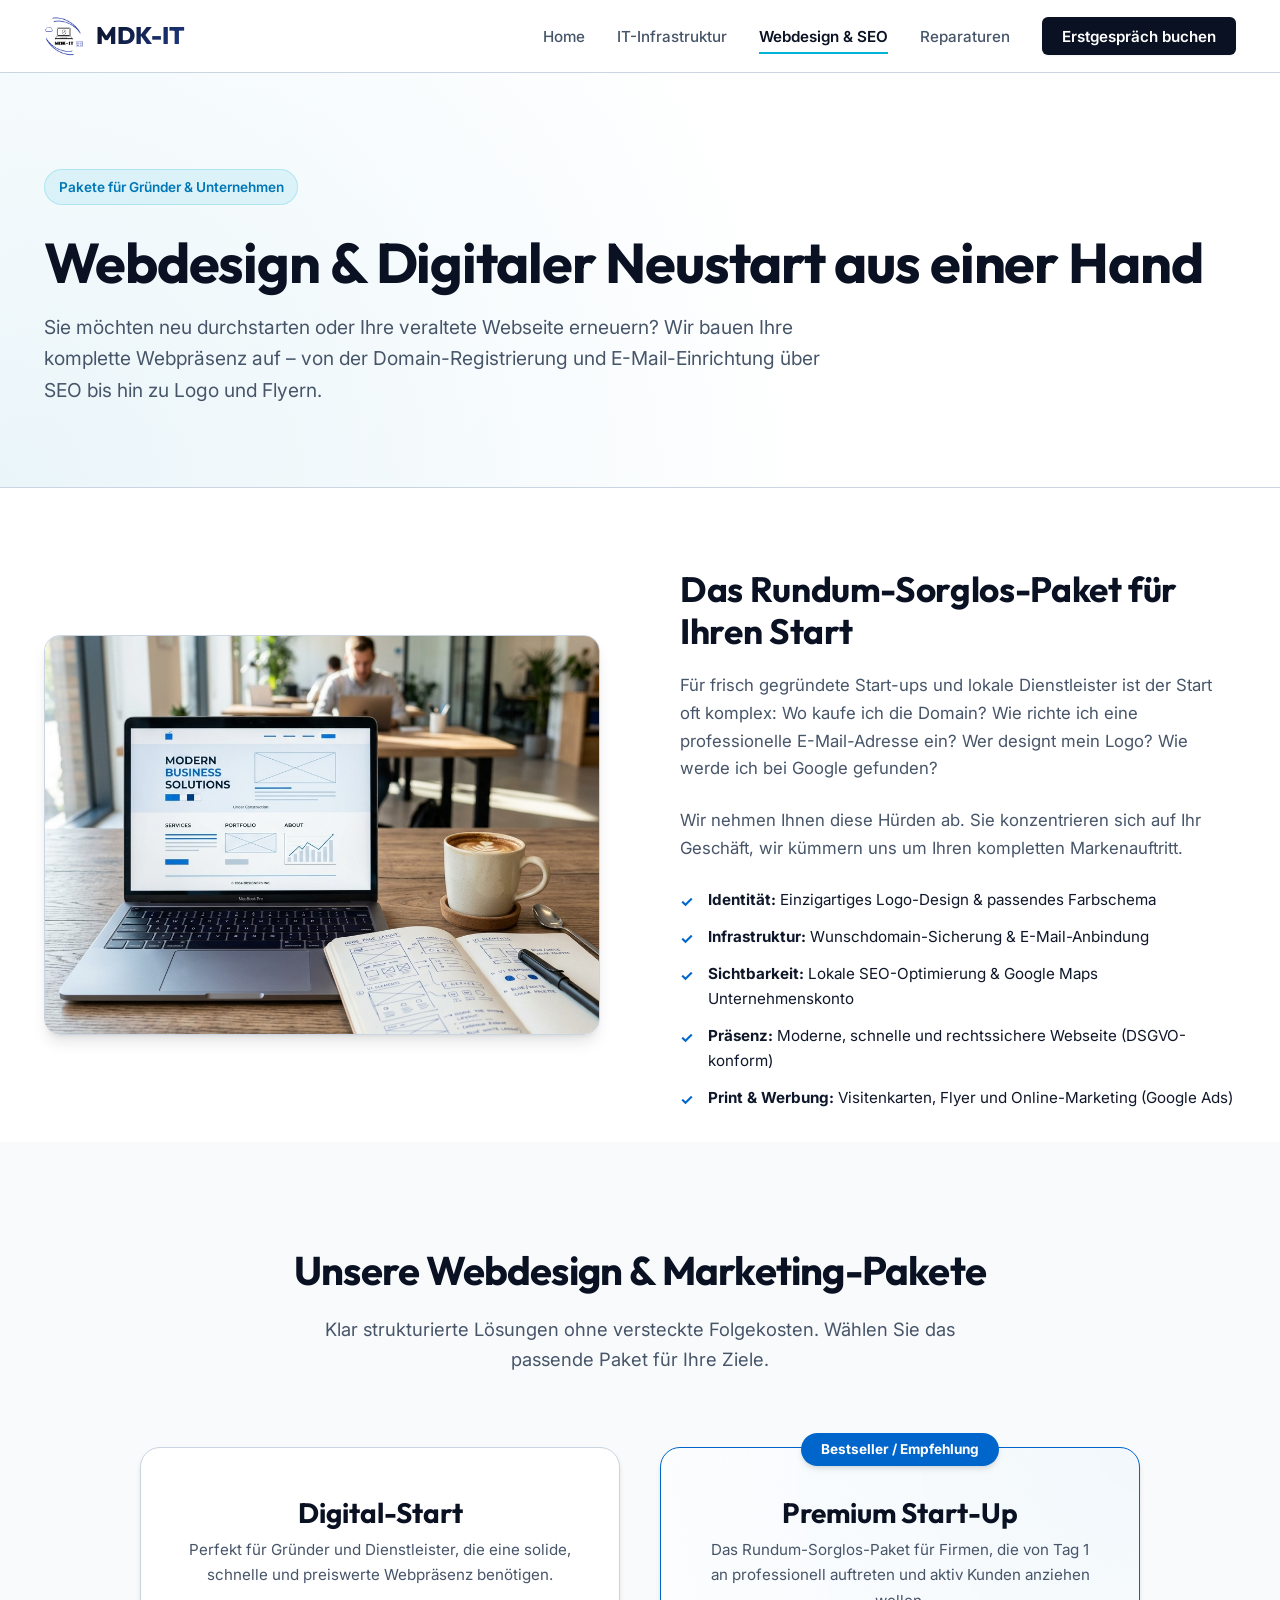
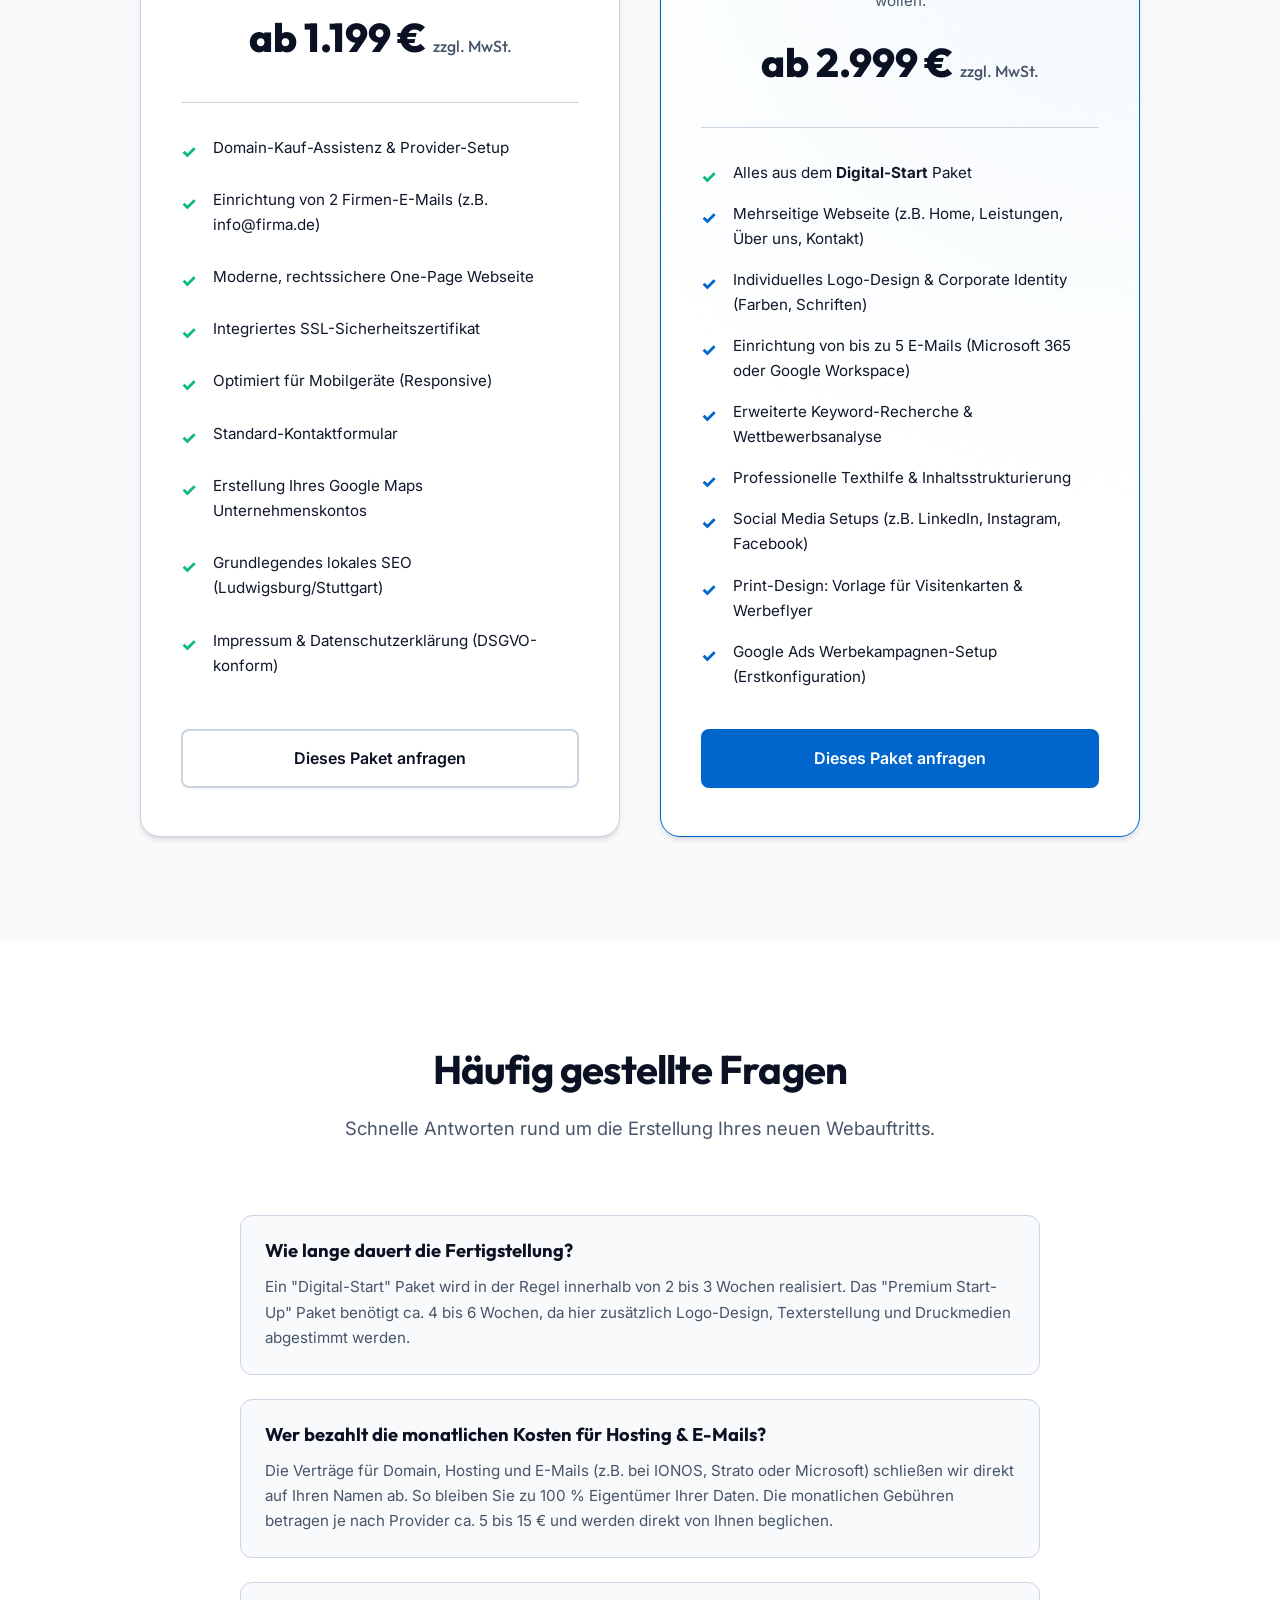
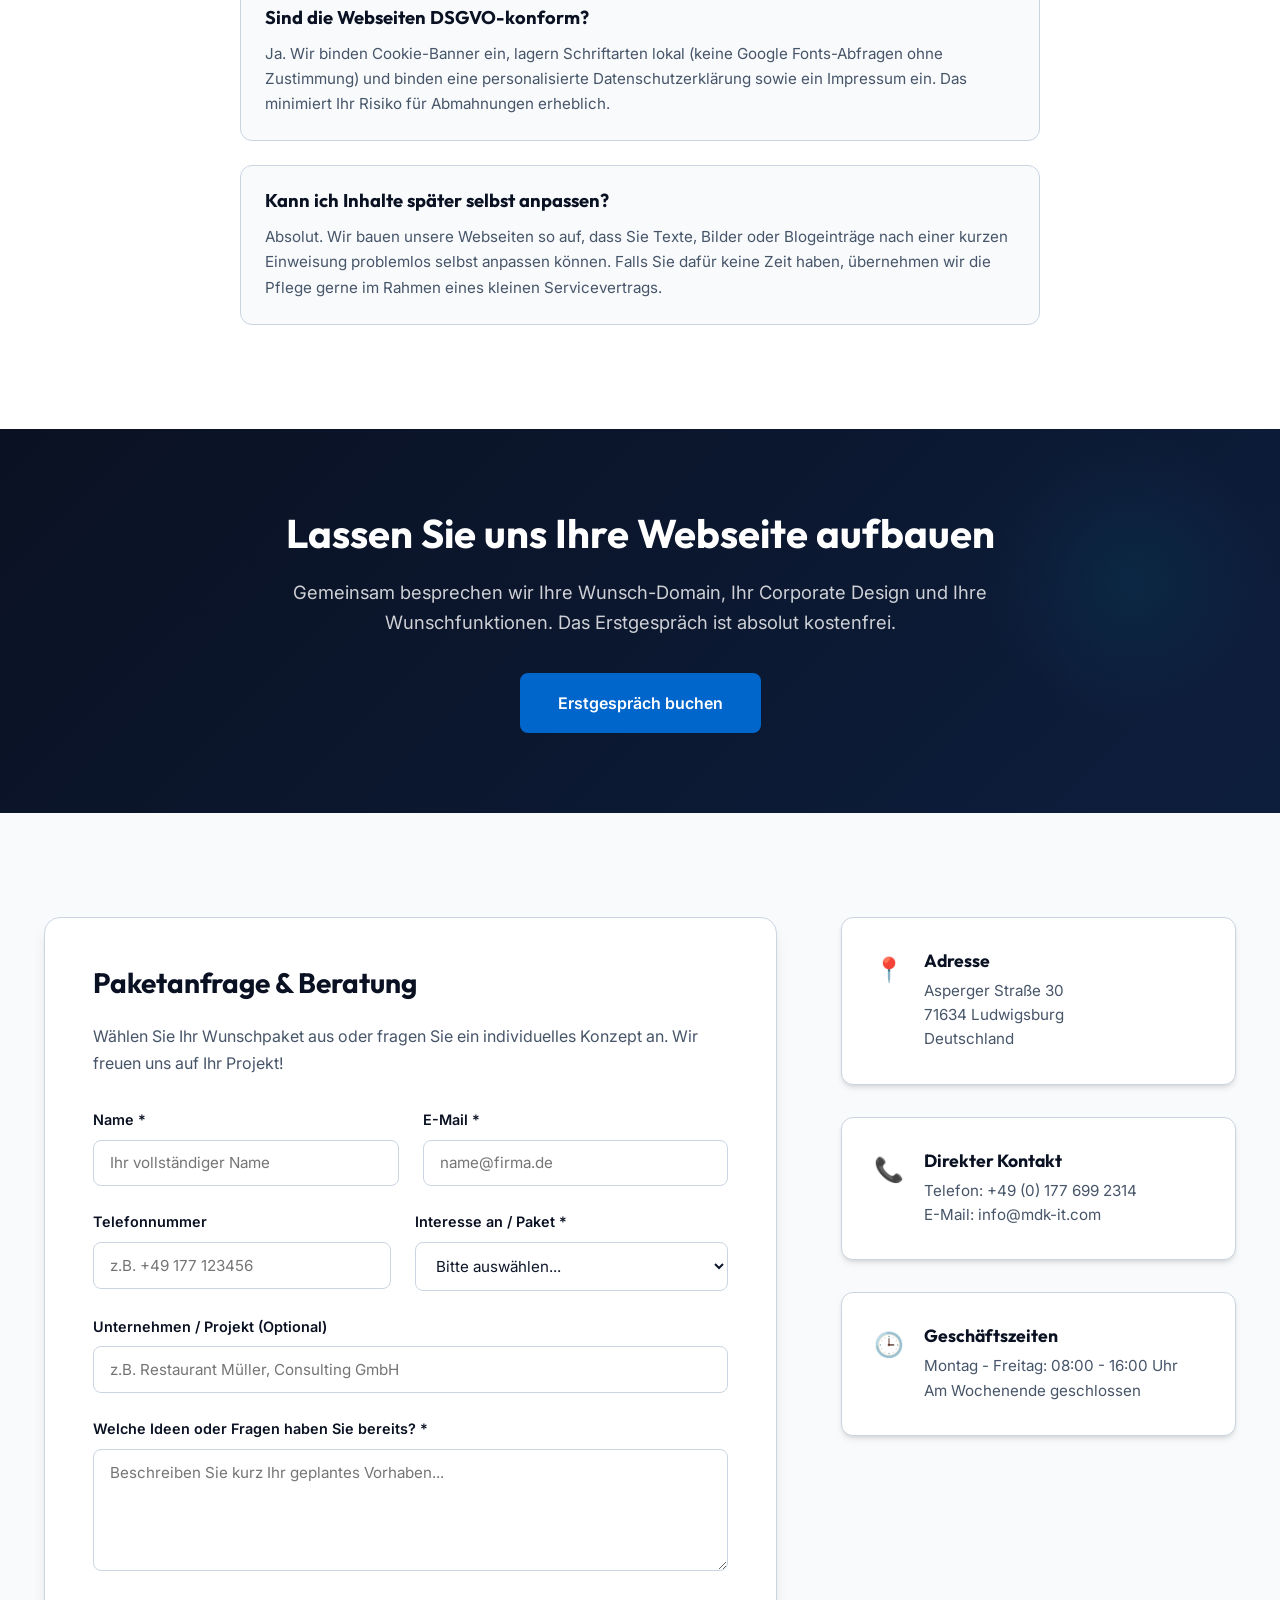
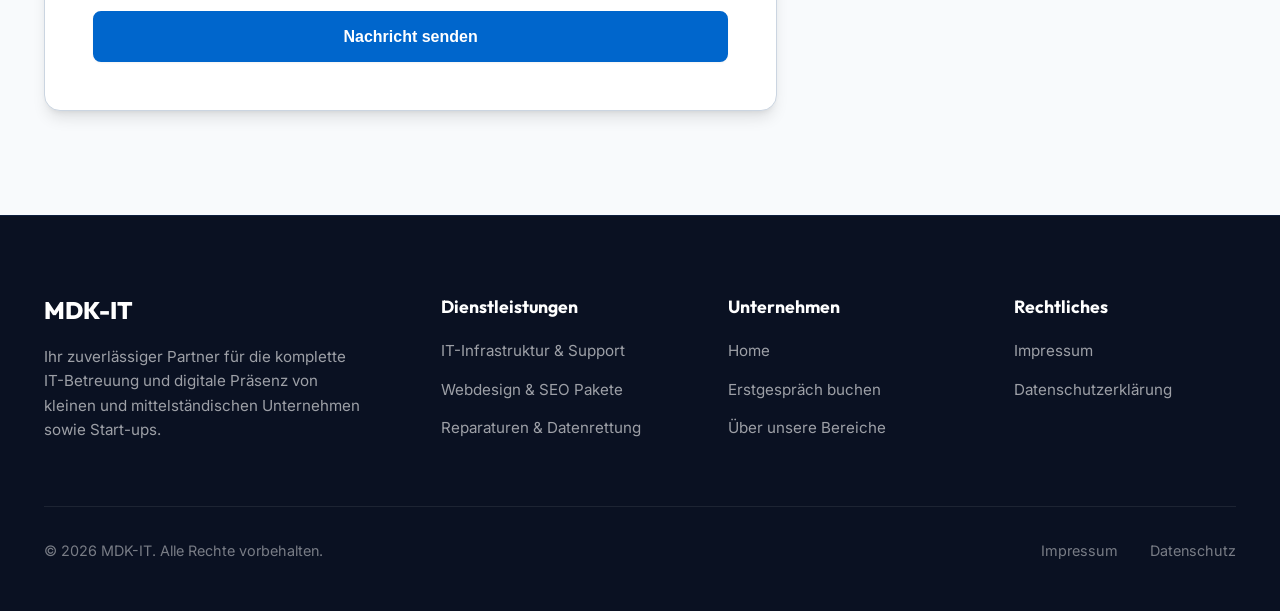
<file: webdesign-seo.html>
<!DOCTYPE html>
<html lang="de">

<head>
    <meta charset="UTF-8">
    <meta name="viewport" content="width=device-width, initial-scale=1.0">
    <title>Webdesign & SEO Pakete für Start-ups | MDK-IT Ludwigsburg</title>
    
    <!-- Meta Tags für SEO -->
    <meta name="description" content="Professionelles Webdesign & lokales SEO in Ludwigsburg. All-in-One-Pakete für Gründer & Start-ups: Webseite, Domain, Logo, E-Mail, Flyer und Google Maps.">
    <meta name="keywords" content="Webdesign, SEO, Start-up Paket, Logo-Design, Domain kaufen, Google Maps, Social Media, Ludwigsburg, Flyer erstellen">
    
    <!-- Open Graph / Facebook -->
    <meta property="og:type" content="website">
    <meta property="og:url" content="https://www.mdk-it.com/webdesign-seo.html">
    <meta property="og:title" content="Webdesign & SEO Pakete für Start-ups | MDK-IT Ludwigsburg">
    <meta property="og:description" content="Professionelles Webdesign & lokales SEO in Ludwigsburg. All-in-One-Pakete für Gründer & Start-ups: Webseite, Domain, Logo, E-Mail, Flyer und Google Maps.">
    <meta property="og:image" content="https://www.mdk-it.com/bilder/pexels-domaintechnik-ledl-net-2157151265-34576700.jpg">

    <!-- Twitter -->
    <meta property="twitter:card" content="summary_large_image">
    <meta property="twitter:url" content="https://www.mdk-it.com/webdesign-seo.html">
    <meta property="twitter:title" content="Webdesign & SEO Pakete für Start-ups | MDK-IT Ludwigsburg">
    <meta property="twitter:description" content="Professionelles Webdesign & lokales SEO in Ludwigsburg. All-in-One-Pakete für Gründer & Start-ups: Webseite, Domain, Logo, E-Mail, Flyer und Google Maps.">
    <meta property="twitter:image" content="https://www.mdk-it.com/bilder/pexels-domaintechnik-ledl-net-2157151265-34576700.jpg">

    <link rel="canonical" href="https://www.mdk-it.com/webdesign-seo.html">

    <!-- Structured Data für Webdesign & SEO -->
    <script type="application/ld+json">
    {
      "@context": "https://schema.org",
      "@type": "Service",
      "serviceType": "Webdesign & SEO für Start-ups",
      "provider": {
        "@type": "LocalBusiness",
        "name": "MDK-IT",
        "address": {
          "@type": "PostalAddress",
          "streetAddress": "Asperger Straße 30",
          "addressLocality": "Ludwigsburg",
          "postalCode": "71634",
          "addressCountry": "DE"
        }
      },
      "areaServed": {
        "@type": "AdministrativeArea",
        "name": "Ludwigsburg, Stuttgart und Umgebung"
      },
      "description": "All-in-One Digitalpakete für Gründer & Start-ups. Professionelle Webseiten, Logo-Entwicklung, lokales SEO, Flyer-Design und Einrichtung Ihres Google Maps Unternehmenskontos."
    }
    </script>

    <link rel="stylesheet" href="styles.css">
</head>

<body>
    <!-- Navigation -->
    <nav class="navbar" id="navbar">
        <div class="container">
            <a href="index.html" class="nav-brand">
                <span class="brand-icon">
                    <img src="bilder/logo/Transparent%20Logo%20Mica.png" alt="MDK-IT Logo" style="height: 40px; width: auto;">
                </span>
                <span>MDK-IT</span>
            </a>
            <ul class="nav-menu" id="navMenu">
                <li><a href="index.html">Home</a></li>
                <li><a href="it-infrastruktur.html">IT-Infrastruktur</a></li>
                <li><a href="webdesign-seo.html" class="active">Webdesign & SEO</a></li>
                <li><a href="reparaturen-datenrettung.html">Reparaturen</a></li>
                <li><a href="#contact" class="nav-cta">Erstgespräch buchen</a></li>
            </ul>
            <button class="hamburger" id="hamburger" aria-label="Menü öffnen">
                <span></span>
                <span></span>
                <span></span>
            </button>
        </div>
    </nav>

    <!-- Subpage Hero -->
    <section class="subpage-hero">
        <div class="container">
            <div class="badge">Pakete für Gründer & Unternehmen</div>
            <h1>Webdesign & Digitaler Neustart aus einer Hand</h1>
            <p>Sie möchten neu durchstarten oder Ihre veraltete Webseite erneuern? Wir bauen Ihre komplette Webpräsenz auf – von der Domain-Registrierung und E-Mail-Einrichtung über SEO bis hin zu Logo und Flyern.</p>
        </div>
    </section>

    <!-- Services Overview -->
    <section class="detail-section" style="padding-bottom: 2rem;">
        <div class="container">
            <div class="detail-row">
                <div class="detail-image">
                    <img src="bilder/pexels-domaintechnik-ledl-net-2157151265-34576700.jpg" alt="Professionelles Webdesign und lokale SEO-Optimierung für Start-ups in Ludwigsburg" width="500" height="400">
                </div>
                <div class="detail-text">
                    <h2>Das Rundum-Sorglos-Paket für Ihren Start</h2>
                    <p>Für frisch gegründete Start-ups und lokale Dienstleister ist der Start oft komplex: Wo kaufe ich die Domain? Wie richte ich eine professionelle E-Mail-Adresse ein? Wer designt mein Logo? Wie werde ich bei Google gefunden?</p>
                    <p>Wir nehmen Ihnen diese Hürden ab. Sie konzentrieren sich auf Ihr Geschäft, wir kümmern uns um Ihren kompletten Markenauftritt.</p>
                    <ul class="bullet-list">
                        <li><strong>Identität:</strong> Einzigartiges Logo-Design & passendes Farbschema</li>
                        <li><strong>Infrastruktur:</strong> Wunschdomain-Sicherung & E-Mail-Anbindung</li>
                        <li><strong>Sichtbarkeit:</strong> Lokale SEO-Optimierung & Google Maps Unternehmenskonto</li>
                        <li><strong>Präsenz:</strong> Moderne, schnelle und rechtssichere Webseite (DSGVO-konform)</li>
                        <li><strong>Print & Werbung:</strong> Visitenkarten, Flyer und Online-Marketing (Google Ads)</li>
                    </ul>
                </div>
            </div>
        </div>
    </section>

    <!-- Pricing/Packages Section -->
    <section class="packages-section" id="packages">
        <div class="container">
            <div class="section-header">
                <h2>Unsere Webdesign & Marketing-Pakete</h2>
                <p>Klar strukturierte Lösungen ohne versteckte Folgekosten. Wählen Sie das passende Paket für Ihre Ziele.</p>
            </div>
            
            <div class="packages-grid">
                <!-- Paket 1: Digital-Start -->
                <div class="package-card">
                    <div class="package-header">
                        <h3>Digital-Start</h3>
                        <p>Perfekt für Gründer und Dienstleister, die eine solide, schnelle und preiswerte Webpräsenz benötigen.</p>
                        <div class="package-price">ab 1.199 € <span>zzgl. MwSt.</span></div>
                    </div>
                    <ul class="package-features">
                        <li>Domain-Kauf-Assistenz & Provider-Setup</li>
                        <li>Einrichtung von 2 Firmen-E-Mails (z.B. info@firma.de)</li>
                        <li>Moderne, rechtssichere One-Page Webseite</li>
                        <li>Integriertes SSL-Sicherheitszertifikat</li>
                        <li>Optimiert für Mobilgeräte (Responsive)</li>
                        <li>Standard-Kontaktformular</li>
                        <li>Erstellung Ihres Google Maps Unternehmenskontos</li>
                        <li>Grundlegendes lokales SEO (Ludwigsburg/Stuttgart)</li>
                        <li>Impressum & Datenschutzerklärung (DSGVO-konform)</li>
                    </ul>
                    <a href="#contact" class="btn btn-secondary">Dieses Paket anfragen</a>
                </div>

                <!-- Paket 2: Premium Start-Up -->
                <div class="package-card featured">
                    <div class="package-badge">Bestseller / Empfehlung</div>
                    <div class="package-header">
                        <h3>Premium Start-Up</h3>
                        <p>Das Rundum-Sorglos-Paket für Firmen, die von Tag 1 an professionell auftreten und aktiv Kunden anziehen wollen.</p>
                        <div class="package-price">ab 2.999 € <span>zzgl. MwSt.</span></div>
                    </div>
                    <ul class="package-features">
                        <li>Alles aus dem <strong>Digital-Start</strong> Paket</li>
                        <li class="extra">Mehrseitige Webseite (z.B. Home, Leistungen, Über uns, Kontakt)</li>
                        <li class="extra">Individuelles Logo-Design & Corporate Identity (Farben, Schriften)</li>
                        <li class="extra">Einrichtung von bis zu 5 E-Mails (Microsoft 365 oder Google Workspace)</li>
                        <li class="extra">Erweiterte Keyword-Recherche & Wettbewerbsanalyse</li>
                        <li class="extra">Professionelle Texthilfe & Inhaltsstrukturierung</li>
                        <li class="extra">Social Media Setups (z.B. LinkedIn, Instagram, Facebook)</li>
                        <li class="extra">Print-Design: Vorlage für Visitenkarten & Werbeflyer</li>
                        <li class="extra">Google Ads Werbekampagnen-Setup (Erstkonfiguration)</li>
                    </ul>
                    <a href="#contact" class="btn btn-primary">Dieses Paket anfragen</a>
                </div>
            </div>
        </div>
    </section>

    <!-- FAQ Section -->
    <section class="faq-section">
        <div class="container">
            <div class="section-header">
                <h2>Häufig gestellte Fragen</h2>
                <p>Schnelle Antworten rund um die Erstellung Ihres neuen Webauftritts.</p>
            </div>
            
            <div class="faq-grid">
                <div class="faq-item">
                    <h3>Wie lange dauert die Fertigstellung?</h3>
                    <p>Ein "Digital-Start" Paket wird in der Regel innerhalb von 2 bis 3 Wochen realisiert. Das "Premium Start-Up" Paket benötigt ca. 4 bis 6 Wochen, da hier zusätzlich Logo-Design, Texterstellung und Druckmedien abgestimmt werden.</p>
                </div>
                <div class="faq-item">
                    <h3>Wer bezahlt die monatlichen Kosten für Hosting & E-Mails?</h3>
                    <p>Die Verträge für Domain, Hosting und E-Mails (z.B. bei IONOS, Strato oder Microsoft) schließen wir direkt auf Ihren Namen ab. So bleiben Sie zu 100 % Eigentümer Ihrer Daten. Die monatlichen Gebühren betragen je nach Provider ca. 5 bis 15 € und werden direkt von Ihnen beglichen.</p>
                </div>
                <div class="faq-item">
                    <h3>Sind die Webseiten DSGVO-konform?</h3>
                    <p>Ja. Wir binden Cookie-Banner ein, lagern Schriftarten lokal (keine Google Fonts-Abfragen ohne Zustimmung) und binden eine personalisierte Datenschutzerklärung sowie ein Impressum ein. Das minimiert Ihr Risiko für Abmahnungen erheblich.</p>
                </div>
                <div class="faq-item">
                    <h3>Kann ich Inhalte später selbst anpassen?</h3>
                    <p>Absolut. Wir bauen unsere Webseiten so auf, dass Sie Texte, Bilder oder Blogeinträge nach einer kurzen Einweisung problemlos selbst anpassen können. Falls Sie dafür keine Zeit haben, übernehmen wir die Pflege gerne im Rahmen eines kleinen Servicevertrags.</p>
                </div>
            </div>
        </div>
    </section>

    <!-- Call to Action Banner -->
    <section class="cta-banner">
        <div class="cta-banner-content container">
            <h2>Lassen Sie uns Ihre Webseite aufbauen</h2>
            <p>Gemeinsam besprechen wir Ihre Wunsch-Domain, Ihr Corporate Design und Ihre Wunschfunktionen. Das Erstgespräch ist absolut kostenfrei.</p>
            <a href="#contact" class="btn btn-primary">Erstgespräch buchen</a>
        </div>
    </section>

    <!-- Contact Section -->
    <section class="contact" id="contact">
        <div class="container">
            <div class="contact-wrapper">
                <div class="contact-form-container">
                    <h3>Paketanfrage & Beratung</h3>
                    <p style="color: var(--text-light); margin-bottom: 2rem;">Wählen Sie Ihr Wunschpaket aus oder fragen Sie ein individuelles Konzept an. Wir freuen uns auf Ihr Projekt!</p>
                    
                    <form class="contact-form" id="contactForm" action="https://api.web3forms.com/submit" method="POST">
                        <input type="hidden" name="access_key" value="1fddb19d-e867-4893-9ecc-66d486ad50fe">
                        <input type="hidden" name="subject" value="MDK-IT Anfrage: Webdesign & SEO">
                        
                        <div class="form-row">
                            <div class="form-group">
                                <label for="name">Name *</label>
                                <input type="text" id="name" name="name" required placeholder="Ihr vollständiger Name">
                            </div>
                            <div class="form-group">
                                <label for="email">E-Mail *</label>
                                <input type="email" id="email" name="email" required placeholder="name@firma.de">
                            </div>
                        </div>
                        
                        <div class="form-row">
                            <div class="form-group">
                                <label for="phone">Telefonnummer</label>
                                <input type="tel" id="phone" name="phone" placeholder="z.B. +49 177 123456">
                            </div>
                            <div class="form-group">
                                <label for="service-select">Interesse an / Paket *</label>
                                <select id="service-select" name="interessiert_an" required>
                                    <option value="" disabled selected>Bitte auswählen...</option>
                                    <option value="Digital-Start (Paket)">Digital-Start (Paket 1.199 €)</option>
                                    <option value="Premium Start-Up (Paket)">Premium Start-Up (Paket 2.999 €)</option>
                                    <option value="Nach Absprache / Kundenspezifisch">Nach Absprache / Kundenspezifisch</option>
                                    <option value="IT-Infrastruktur & Support">IT-Infrastruktur & Support (B2B)</option>
                                    <option value="Reparaturen & Datenrettung">Reparatur / Datenrettung (B2C)</option>
                                </select>
                            </div>
                        </div>
                        
                        <div class="form-group">
                            <label for="company">Unternehmen / Projekt (Optional)</label>
                            <input type="text" id="company" name="company" placeholder="z.B. Restaurant Müller, Consulting GmbH">
                        </div>
                        
                        <div class="form-group full-width">
                            <label for="message">Welche Ideen oder Fragen haben Sie bereits? *</label>
                            <textarea id="message" name="message" rows="5" required placeholder="Beschreiben Sie kurz Ihr geplantes Vorhaben..."></textarea>
                        </div>
                        
                        <button type="submit" class="btn btn-primary">Nachricht senden</button>
                        
                        <div id="successMessage" class="success-message">
                            Vielen Dank! Ihre Nachricht wurde erfolgreich übermittelt. Wir melden uns in Kürze bei Ihnen.
                        </div>
                    </form>
                </div>
                
                <div class="contact-info">
                    <div class="info-card">
                        <div class="info-card-icon">📍</div>
                        <div class="info-card-content">
                            <h4>Adresse</h4>
                            <p>Asperger Straße 30<br>71634 Ludwigsburg<br>Deutschland</p>
                        </div>
                    </div>
                    
                    <div class="info-card">
                        <div class="info-card-icon">📞</div>
                        <div class="info-card-content">
                            <h4>Direkter Kontakt</h4>
                            <p>Telefon: +49 (0) 177 699 2314<br>E-Mail: info@mdk-it.com</p>
                        </div>
                    </div>
                    
                    <div class="info-card">
                        <div class="info-card-icon">🕒</div>
                        <div class="info-card-content">
                            <h4>Geschäftszeiten</h4>
                            <p>Montag - Freitag: 08:00 - 16:00 Uhr<br>Am Wochenende geschlossen</p>
                        </div>
                    </div>
                </div>
            </div>
        </div>
    </section>

    <!-- Footer -->
    <footer class="footer">
        <div class="container">
            <div class="footer-grid">
                <div class="footer-brand">
                    <h3>MDK-IT</h3>
                    <p>Ihr zuverlässiger Partner für die komplette IT-Betreuung und digitale Präsenz von kleinen und mittelständischen Unternehmen sowie Start-ups.</p>
                </div>
                <div class="footer-links">
                    <h4>Dienstleistungen</h4>
                    <ul>
                        <li><a href="it-infrastruktur.html">IT-Infrastruktur & Support</a></li>
                        <li><a href="webdesign-seo.html">Webdesign & SEO Pakete</a></li>
                        <li><a href="reparaturen-datenrettung.html">Reparaturen & Datenrettung</a></li>
                    </ul>
                </div>
                <div class="footer-links">
                    <h4>Unternehmen</h4>
                    <ul>
                        <li><a href="index.html">Home</a></li>
                        <li><a href="index.html#contact">Erstgespräch buchen</a></li>
                        <li><a href="index.html#dienste">Über unsere Bereiche</a></li>
                    </ul>
                </div>
                <div class="footer-links">
                    <h4>Rechtliches</h4>
                    <ul>
                        <li><a href="impressum.html">Impressum</a></li>
                        <li><a href="datenschutz.html">Datenschutzerklärung</a></li>
                    </ul>
                </div>
            </div>
            <div class="footer-bottom">
                <p>&copy; 2026 MDK-IT. Alle Rechte vorbehalten.</p>
                <div class="footer-legal-links">
                    <a href="impressum.html">Impressum</a>
                    <a href="datenschutz.html">Datenschutz</a>
                </div>
            </div>
        </div>
    </footer>

    <!-- JavaScript-Dateien am Ende des Body-Tags für bessere Ladezeiten -->
    <script src="script.js" defer></script>
</body>

</html>
</file>
<file: styles.css>
@import url('https://fonts.googleapis.com/css2?family=Inter:wght@300;400;500;600;700&family=Outfit:wght@400;500;600;700;800&display=swap');

* {
    margin: 0;
    padding: 0;
    box-sizing: border-box;
}

html {
    scroll-behavior: smooth;
}

:root {
    --primary: #0a1122;       /* Deep blue-black */
    --primary-light: #0d1e3d; /* Dark blue */
    --secondary: #1e3a8a;     /* Royal blue */
    --accent: #00b4d8;        /* Clean Cyan */
    --accent-hover: #0077b6;  /* Darker Cyan */
    --accent-warm: #0066cc;   /* Royal tech blue for CTAs */
    --accent-warm-hover: #0052a3;
    --light: #f8fafc;         /* Slate-50 off-white */
    --light-warm: #e0f2fe;    /* Very soft blue tint */
    --white: #ffffff;
    --text: #0f172a;          /* Dark slate */
    --text-light: #475569;    /* Slate-grey */
    --border: #cbd5e1;        /* Clean grey-blue border */
    --shadow-sm: 0 1px 2px 0 rgb(0 0 0 / 0.05);
    --shadow-md: 0 4px 6px -1px rgb(0 0 0 / 0.1), 0 2px 4px -2px rgb(0 0 0 / 0.1);
    --shadow-lg: 0 10px 15px -3px rgb(0 0 0 / 0.1), 0 4px 6px -4px rgb(0 0 0 / 0.1);
    --shadow-xl: 0 20px 25px -5px rgb(0 0 0 / 0.1), 0 8px 10px -6px rgb(0 0 0 / 0.1);
}

body {
    font-family: 'Inter', system-ui, -apple-system, sans-serif;
    line-height: 1.65;
    color: var(--text);
    background-color: var(--white);
    -webkit-font-smoothing: antialiased;
}

h1, h2, h3, h4, h5, h6 {
    font-family: 'Outfit', sans-serif;
    font-weight: 700;
    color: var(--primary);
    line-height: 1.2;
}

.container {
    max-width: 1240px;
    margin: 0 auto;
    padding: 0 24px;
}

/* Navigation */
.navbar {
    background-color: rgba(255, 255, 255, 0.95);
    backdrop-filter: blur(12px);
    -webkit-backdrop-filter: blur(12px);
    padding: 1rem 0;
    position: sticky;
    top: 0;
    z-index: 100;
    border-bottom: 1px solid var(--border);
    transition: all 0.3s ease;
}

.navbar .container {
    display: flex;
    justify-content: space-between;
    align-items: center;
}

.nav-brand {
    font-family: 'Outfit', sans-serif;
    font-size: 1.5rem;
    font-weight: 800;
    color: var(--primary);
    display: flex;
    align-items: center;
    gap: 0.75rem;
    text-decoration: none;
}

.brand-icon {
    display: flex;
    align-items: center;
}

.nav-brand span {
    background: linear-gradient(135deg, var(--primary) 0%, var(--secondary) 100%);
    -webkit-background-clip: text;
    -webkit-text-fill-color: transparent;
}

.nav-menu {
    display: flex;
    list-style: none;
    gap: 2rem;
    align-items: center;
}

.nav-menu a {
    color: var(--text-light);
    text-decoration: none;
    font-weight: 500;
    font-size: 0.95rem;
    transition: color 0.25s ease;
    padding: 0.5rem 0;
    position: relative;
}

.nav-menu a:hover {
    color: var(--primary);
}

.nav-menu a::after {
    content: '';
    position: absolute;
    bottom: 0;
    left: 0;
    width: 0;
    height: 2px;
    background-color: var(--accent);
    transition: width 0.25s ease;
}

.nav-menu a:hover::after,
.nav-menu a.active::after {
    width: 100%;
}

.nav-menu a.active {
    color: var(--primary);
    font-weight: 600;
}

.nav-cta {
    background: var(--primary);
    color: var(--white) !important;
    padding: 0.6rem 1.25rem !important;
    border-radius: 6px;
    font-weight: 600 !important;
    box-shadow: var(--shadow-sm);
    transition: all 0.25s ease !important;
}

.nav-cta:hover {
    background: var(--accent-warm);
    color: var(--white) !important;
    transform: translateY(-1px);
    box-shadow: var(--shadow-md);
}

.nav-cta::after {
    display: none !important;
}

.hamburger {
    display: none;
    flex-direction: column;
    cursor: pointer;
    gap: 6px;
    padding: 8px;
    border: none;
    background: transparent;
}

.hamburger span {
    width: 24px;
    height: 2px;
    background-color: var(--primary);
    border-radius: 2px;
    transition: all 0.3s cubic-bezier(0.4, 0, 0.2, 1);
}

.hamburger.active span:nth-child(1) {
    transform: translateY(8px) rotate(45deg);
}

.hamburger.active span:nth-child(2) {
    opacity: 0;
    transform: scale(0);
}

.hamburger.active span:nth-child(3) {
    transform: translateY(-8px) rotate(-45deg);
}

/* Hero Section */
.hero {
    position: relative;
    padding: 5rem 0 6rem;
    background: radial-gradient(circle at top right, rgba(224, 242, 254, 0.5) 0%, rgba(255, 255, 255, 1) 70%), linear-gradient(135deg, #f8fafc 0%, #f1f5f9 100%);
    overflow: hidden;
}

.hero::before {
    content: '';
    position: absolute;
    top: 0;
    left: 0;
    right: 0;
    height: 1px;
    background: linear-gradient(90deg, rgba(255,255,255,0) 0%, var(--border) 50%, rgba(255,255,255,0) 100%);
}

.hero-container {
    display: grid;
    grid-template-columns: 1.1fr 0.9fr;
    gap: 4rem;
    align-items: center;
}

.hero-content {
    position: relative;
    z-index: 2;
}

.badge {
    display: inline-flex;
    align-items: center;
    gap: 0.5rem;
    background-color: rgba(0, 180, 216, 0.1);
    color: #0077b6;
    padding: 0.35rem 0.85rem;
    border-radius: 9999px;
    font-size: 0.85rem;
    font-weight: 600;
    margin-bottom: 1.5rem;
    border: 1px solid rgba(0, 180, 216, 0.2);
}

.hero-content h1 {
    font-size: 3.5rem;
    margin-bottom: 1.5rem;
    font-weight: 800;
    letter-spacing: -0.025em;
    background: linear-gradient(135deg, var(--primary) 30%, #1e3a8a 100%);
    -webkit-background-clip: text;
    -webkit-text-fill-color: transparent;
}

.hero-content p {
    font-size: 1.2rem;
    margin-bottom: 2.5rem;
    color: var(--text-light);
    line-height: 1.7;
    max-width: 600px;
}

.hero-buttons {
    display: flex;
    gap: 1rem;
    flex-wrap: wrap;
}

.hero-image {
    position: relative;
    display: flex;
    justify-content: center;
    align-items: center;
}

.hero-image img {
    width: 100%;
    max-width: 500px;
    height: auto;
    object-fit: cover;
    border-radius: 16px;
    box-shadow: var(--shadow-xl);
    border: 4px solid var(--white);
    transform: rotate(1deg);
    transition: transform 0.5s ease;
}

.hero-image img:hover {
    transform: rotate(0deg) scale(1.02);
}

.hero-image::after {
    content: '';
    position: absolute;
    top: -20px;
    right: -20px;
    width: 100px;
    height: 100px;
    background-image: radial-gradient(var(--accent) 2px, transparent 2px);
    background-size: 10px 10px;
    opacity: 0.3;
    z-index: -1;
}

/* Buttons */
.btn {
    display: inline-flex;
    align-items: center;
    justify-content: center;
    padding: 0.9rem 2.25rem;
    text-decoration: none;
    border-radius: 8px;
    font-weight: 600;
    cursor: pointer;
    border: none;
    font-size: 1rem;
    transition: all 0.25s cubic-bezier(0.4, 0, 0.2, 1);
    box-shadow: var(--shadow-sm);
}

.btn-primary {
    background-color: var(--accent-warm);
    color: var(--white);
    border: 2px solid var(--accent-warm);
}

.btn-primary:hover {
    background-color: var(--accent-warm-hover);
    border-color: var(--accent-warm-hover);
    transform: translateY(-2px);
    box-shadow: 0 10px 20px -5px rgba(0, 102, 204, 0.4);
}

.btn-secondary {
    background-color: var(--white);
    color: var(--primary);
    border: 2px solid var(--border);
}

.btn-secondary:hover {
    background-color: var(--light);
    border-color: var(--secondary);
    transform: translateY(-2px);
    box-shadow: var(--shadow-md);
}

/* Sections */
section {
    padding: 6.5rem 0;
}

.section-header {
    text-align: center;
    max-width: 700px;
    margin: 0 auto 4.5rem;
}

.section-header h2 {
    font-size: 2.5rem;
    margin-bottom: 1.25rem;
    letter-spacing: -0.02em;
}

.section-header p {
    font-size: 1.15rem;
    color: var(--text-light);
}

/* Highlight / Cards section */
.pillars-grid {
    display: grid;
    grid-template-columns: repeat(3, 1fr);
    gap: 2rem;
}

.pillar-card {
    background: var(--white);
    border: 1px solid var(--border);
    border-radius: 16px;
    padding: 2.5rem;
    transition: all 0.3s cubic-bezier(0.4, 0, 0.2, 1);
    display: flex;
    flex-direction: column;
    box-shadow: var(--shadow-sm);
    position: relative;
    overflow: hidden;
}

.pillar-card::before {
    content: '';
    position: absolute;
    top: 0;
    left: 0;
    width: 100%;
    height: 4px;
    background: linear-gradient(90deg, var(--accent) 0%, var(--accent-warm) 100%);
    opacity: 0;
    transition: opacity 0.3s ease;
}

.pillar-card:hover {
    transform: translateY(-8px);
    box-shadow: var(--shadow-xl);
    border-color: rgba(0, 180, 216, 0.3);
}

.pillar-card:hover::before {
    opacity: 1;
}

.pillar-card.priority {
    border-color: rgba(0, 102, 204, 0.25);
    background: radial-gradient(circle at top right, rgba(224, 242, 254, 0.2) 0%, rgba(255, 255, 255, 1) 80%);
}

.pillar-icon {
    font-size: 2.5rem;
    margin-bottom: 1.5rem;
    background: rgba(0, 102, 204, 0.08);
    width: 64px;
    height: 64px;
    display: flex;
    align-items: center;
    justify-content: center;
    border-radius: 12px;
    color: var(--accent-warm);
}

.pillar-card.priority .pillar-icon {
    background: rgba(0, 102, 204, 0.12);
    color: var(--accent-warm);
}

.pillar-card h3 {
    font-size: 1.4rem;
    margin-bottom: 1rem;
}

.pillar-card p {
    color: var(--text-light);
    font-size: 0.95rem;
    margin-bottom: 2rem;
    flex-grow: 1;
}

.pillar-link {
    color: var(--primary);
    text-decoration: none;
    font-weight: 600;
    font-size: 0.95rem;
    display: inline-flex;
    align-items: center;
    gap: 0.5rem;
    margin-top: auto;
    transition: gap 0.25s ease, color 0.25s ease;
}

.pillar-link:hover {
    color: var(--accent-warm);
    gap: 0.75rem;
}

/* Why Choose Us Section */
.why-us {
    background-color: var(--light);
}

.why-grid {
    display: grid;
    grid-template-columns: 1fr 1fr;
    gap: 4rem;
    align-items: center;
}

.why-image img {
    width: 100%;
    height: 480px;
    object-fit: cover;
    border-radius: 16px;
    box-shadow: var(--shadow-lg);
    border: 1px solid var(--border);
}

.why-features {
    display: grid;
    gap: 2rem;
}

.why-feature {
    display: flex;
    gap: 1.25rem;
}

.why-feature-icon {
    background: var(--white);
    border: 1px solid var(--border);
    color: var(--accent-warm);
    width: 48px;
    height: 48px;
    min-width: 48px;
    display: flex;
    align-items: center;
    justify-content: center;
    border-radius: 10px;
    font-size: 1.25rem;
    box-shadow: var(--shadow-sm);
}

.why-feature-text h4 {
    font-size: 1.15rem;
    margin-bottom: 0.35rem;
}

.why-feature-text p {
    color: var(--text-light);
    font-size: 0.95rem;
}

/* Subpages Specific layouts */
.subpage-hero {
    padding: 6rem 0 5rem;
    background: radial-gradient(circle at bottom left, rgba(0, 180, 216, 0.05) 0%, rgba(255, 255, 255, 1) 60%), linear-gradient(135deg, #f8fafc 0%, #f1f5f9 100%);
    border-bottom: 1px solid var(--border);
}

.subpage-hero h1 {
    font-size: 3.5rem;
    margin-bottom: 1rem;
    letter-spacing: -0.02em;
}

.subpage-hero p {
    font-size: 1.2rem;
    color: var(--text-light);
    max-width: 800px;
    margin-bottom: 0;
}

/* Service Detail Rows (Alternate image / text) */
.detail-section {
    padding: 5rem 0;
}

.detail-row {
    display: grid;
    grid-template-columns: 1fr 1fr;
    gap: 5rem;
    align-items: center;
    margin-bottom: 6rem;
}

.detail-row:last-child {
    margin-bottom: 0;
}

.detail-row.reverse {
    grid-template-columns: 1fr 1fr;
}

.detail-row.reverse .detail-image {
    order: 2;
}

.detail-row.reverse .detail-text {
    order: 1;
}

.detail-image img {
    width: 100%;
    height: 400px;
    object-fit: cover;
    border-radius: 16px;
    box-shadow: var(--shadow-lg);
    border: 1px solid var(--border);
}

.detail-text h2 {
    font-size: 2.2rem;
    margin-bottom: 1.25rem;
    letter-spacing: -0.01em;
}

.detail-text p {
    color: var(--text-light);
    font-size: 1.05rem;
    margin-bottom: 1.5rem;
}

.bullet-list {
    list-style: none;
    display: grid;
    gap: 0.75rem;
}

.bullet-list li {
    position: relative;
    padding-left: 1.75rem;
    font-size: 0.95rem;
    color: var(--text);
}

.bullet-list li::before {
    content: '✓';
    position: absolute;
    left: 0;
    top: 2px;
    color: var(--accent-warm);
    font-weight: 700;
}

/* Packages Section (B2B Startup) */
.packages-section {
    background-color: var(--light);
}

.packages-grid {
    display: grid;
    grid-template-columns: repeat(2, 1fr);
    gap: 2.5rem;
    max-width: 1000px;
    margin: 0 auto;
}

.package-card {
    background: var(--white);
    border: 1px solid var(--border);
    border-radius: 20px;
    padding: 3rem 2.5rem;
    position: relative;
    transition: all 0.3s ease;
    display: flex;
    flex-direction: column;
    box-shadow: var(--shadow-md);
}

.package-card:hover {
    transform: translateY(-5px);
    box-shadow: var(--shadow-xl);
}

.package-card.featured {
    border-color: var(--accent-warm);
    background: radial-gradient(circle at top right, rgba(224, 242, 254, 0.25) 0%, rgba(255, 255, 255, 1) 60%);
}

.package-badge {
    position: absolute;
    top: -15px;
    left: 50%;
    transform: translateX(-50%);
    background: var(--accent-warm);
    color: var(--white);
    padding: 0.35rem 1.25rem;
    border-radius: 9999px;
    font-size: 0.85rem;
    font-weight: 700;
    box-shadow: var(--shadow-md);
}

.package-header {
    text-align: center;
    border-bottom: 1px solid var(--border);
    padding-bottom: 2rem;
    margin-bottom: 2rem;
}

.package-header h3 {
    font-size: 1.75rem;
    margin-bottom: 0.5rem;
}

.package-header p {
    color: var(--text-light);
    font-size: 0.95rem;
}

.package-price {
    font-family: 'Outfit', sans-serif;
    font-size: 2.5rem;
    font-weight: 800;
    color: var(--primary);
    margin-top: 1rem;
}

.package-price span {
    font-size: 1rem;
    color: var(--text-light);
    font-weight: 500;
}

.package-features {
    list-style: none;
    display: grid;
    gap: 1rem;
    margin-bottom: 2.5rem;
    flex-grow: 1;
}

.package-features li {
    position: relative;
    padding-left: 2rem;
    font-size: 0.95rem;
}

.package-features li::before {
    content: '✓';
    position: absolute;
    left: 0;
    top: 2px;
    color: #10b981; /* green */
    font-weight: 800;
    font-size: 1.1rem;
}

.package-features li.extra::before {
    color: var(--accent-warm);
}

.package-card .btn {
    width: 100%;
}

/* Contact Section */
.contact {
    background-color: var(--light);
}

.contact-wrapper {
    display: grid;
    grid-template-columns: 1.3fr 0.7fr;
    gap: 4rem;
}

.contact-form-container {
    background-color: var(--white);
    padding: 3rem;
    border-radius: 16px;
    box-shadow: var(--shadow-lg);
    border: 1px solid var(--border);
}

.contact-form-container h3 {
    font-size: 1.75rem;
    margin-bottom: 1.5rem;
}

.form-row {
    display: grid;
    grid-template-columns: 1fr 1fr;
    gap: 1.5rem;
}

.form-group {
    display: flex;
    flex-direction: column;
    margin-bottom: 1.5rem;
}

.form-group.full-width {
    grid-column: 1 / -1;
}

.form-group label {
    margin-bottom: 0.5rem;
    font-weight: 600;
    color: var(--primary);
    font-size: 0.9rem;
}

.form-group input,
.form-group select,
.form-group textarea {
    padding: 0.8rem 1rem;
    border: 1px solid var(--border);
    border-radius: 8px;
    font-family: inherit;
    font-size: 0.95rem;
    color: var(--text);
    background-color: var(--white);
    transition: all 0.25s ease;
}

.form-group input:focus,
.form-group select:focus,
.form-group textarea:focus {
    outline: none;
    border-color: var(--accent-warm);
    box-shadow: 0 0 0 3px rgba(0, 102, 204, 0.15);
}

.contact-form-container .btn {
    width: 100%;
    margin-top: 1rem;
}

.contact-info {
    display: flex;
    flex-direction: column;
    gap: 2rem;
}

.info-card {
    background-color: var(--white);
    padding: 2rem;
    border-radius: 12px;
    box-shadow: var(--shadow-md);
    border: 1px solid var(--border);
    display: flex;
    gap: 1.25rem;
}

.info-card-icon {
    color: var(--accent-warm);
    font-size: 1.5rem;
}

.info-card-content h4 {
    font-size: 1.1rem;
    margin-bottom: 0.5rem;
}

.info-card-content p {
    color: var(--text-light);
    font-size: 0.95rem;
    line-height: 1.6;
}

.success-message {
    margin-top: 1.5rem;
    padding: 1.25rem;
    background-color: #ecfdf5; /* emerald-50 */
    border: 1px solid #10b981; /* emerald-500 */
    border-radius: 8px;
    color: #065f46; /* emerald-800 */
    text-align: center;
    font-weight: 600;
    font-size: 0.95rem;
    display: none;
    opacity: 0;
    transform: translateY(-10px);
    transition: all 0.3s ease;
}

.success-message.show {
    display: block;
    opacity: 1;
    transform: translateY(0);
}

/* Footer */
.footer {
    background-color: var(--primary);
    color: var(--white);
    padding: 5rem 0 3rem;
    border-top: 1px solid var(--primary-light);
}

.footer-grid {
    display: grid;
    grid-template-columns: 1.5fr 1fr 1fr 1fr;
    gap: 4rem;
    margin-bottom: 4rem;
}

.footer-brand h3 {
    color: var(--white);
    font-size: 1.5rem;
    font-weight: 800;
    margin-bottom: 1.25rem;
}

.footer-brand p {
    color: rgba(255, 255, 255, 0.6);
    font-size: 0.95rem;
    max-width: 320px;
    line-height: 1.6;
}

.footer-links h4 {
    color: var(--white);
    font-size: 1.1rem;
    margin-bottom: 1.25rem;
}

.footer-links ul {
    list-style: none;
    display: grid;
    gap: 0.75rem;
}

.footer-links a {
    color: rgba(255, 255, 255, 0.6);
    text-decoration: none;
    font-size: 0.95rem;
    transition: color 0.25s ease;
}

.footer-links a:hover {
    color: var(--accent);
}

.footer-bottom {
    border-top: 1px solid rgba(255, 255, 255, 0.08);
    padding-top: 2rem;
    display: flex;
    justify-content: space-between;
    align-items: center;
    flex-wrap: wrap;
    gap: 1.5rem;
}

.footer-bottom p {
    color: rgba(255, 255, 255, 0.45);
    font-size: 0.9rem;
}

.footer-legal-links {
    display: flex;
    gap: 2rem;
}

.footer-legal-links a {
    color: rgba(255, 255, 255, 0.45);
    text-decoration: none;
    font-size: 0.9rem;
    transition: color 0.25s ease;
}

.footer-legal-links a:hover {
    color: var(--white);
}

/* Call to Action Banner (Inter-page) */
.cta-banner {
    background: linear-gradient(135deg, var(--primary) 0%, var(--primary-light) 100%);
    color: var(--white);
    text-align: center;
    padding: 5rem 0;
    position: relative;
    overflow: hidden;
}

.cta-banner::before {
    content: '';
    position: absolute;
    top: 0;
    right: 0;
    width: 300px;
    height: 300px;
    background: radial-gradient(circle, rgba(0, 180, 216, 0.08) 0%, transparent 70%);
    z-index: 1;
}

.cta-banner-content {
    position: relative;
    z-index: 2;
    max-width: 800px;
    margin: 0 auto;
}

.cta-banner h2 {
    color: var(--white);
    font-size: 2.5rem;
    margin-bottom: 1.25rem;
}

.cta-banner p {
    color: rgba(255, 255, 255, 0.8);
    font-size: 1.15rem;
    margin-bottom: 2.25rem;
}

/* FAQ Section */
.faq-section {
    background: var(--white);
}

.faq-grid {
    max-width: 800px;
    margin: 0 auto;
    display: grid;
    gap: 1.5rem;
}

.faq-item {
    border: 1px solid var(--border);
    border-radius: 12px;
    padding: 1.5rem;
    background-color: var(--light);
}

.faq-item h3 {
    font-size: 1.15rem;
    margin-bottom: 0.75rem;
}

.faq-item p {
    color: var(--text-light);
    font-size: 0.95rem;
    margin-bottom: 0;
}

/* Responsive Design */
@media (max-width: 992px) {
    .hero-container {
        grid-template-columns: 1fr;
        text-align: center;
        gap: 3rem;
    }

    .hero-content h1 {
        font-size: 3rem;
    }

    .hero-content p {
        margin-left: auto;
        margin-right: auto;
    }

    .hero-buttons {
        justify-content: center;
    }

    .hero-image {
        max-width: 400px;
        margin: 0 auto;
    }

    .pillars-grid {
        grid-template-columns: 1fr;
        max-width: 600px;
        margin: 0 auto;
    }

    .why-grid {
        grid-template-columns: 1fr;
        gap: 3rem;
    }

    .why-image {
        order: 2;
        max-width: 500px;
        margin: 0 auto;
    }

    .why-image img {
        height: 350px;
    }

    .detail-row, 
    .detail-row.reverse {
        grid-template-columns: 1fr;
        gap: 2.5rem;
        margin-bottom: 4.5rem;
    }

    .detail-row.reverse .detail-image {
        order: initial;
    }
    
    .detail-row.reverse .detail-text {
        order: initial;
    }

    .detail-image img {
        height: 320px;
    }

    .packages-grid {
        grid-template-columns: 1fr;
        max-width: 500px;
    }

    .contact-wrapper {
        grid-template-columns: 1fr;
        gap: 3rem;
    }

    .footer-grid {
        grid-template-columns: 1fr 1fr;
        gap: 3rem;
    }
}

@media (max-width: 768px) {
    section {
        padding: 5rem 0;
    }

    .navbar {
        padding: 0.75rem 0;
    }

    .nav-menu {
        display: flex;
        position: absolute;
        top: 100%;
        left: 0;
        width: 100%;
        flex-direction: column;
        background-color: var(--white);
        padding: 0;
        gap: 0;
        box-shadow: var(--shadow-lg);
        border-top: 1px solid var(--border);
        max-height: 0;
        overflow: hidden;
        opacity: 0;
        transition: all 0.35s cubic-bezier(0.4, 0, 0.2, 1);
    }

    .nav-menu.active {
        max-height: 400px;
        opacity: 1;
        padding: 2rem 1.5rem;
    }

    .nav-menu li {
        width: 100%;
        text-align: center;
        padding: 0.75rem 0;
    }

    .nav-menu a {
        font-size: 1.1rem;
        display: block;
        width: 100%;
    }

    .nav-cta {
        display: inline-block;
        width: auto;
        margin-top: 0.5rem;
    }

    .hamburger {
        display: flex;
    }

    .hero-content h1 {
        font-size: 2.25rem;
    }

    .section-header h2 {
        font-size: 2rem;
    }

    .subpage-hero h1 {
        font-size: 2.5rem;
    }

    .contact-form-container {
        padding: 2rem 1.5rem;
    }

    .form-row {
        grid-template-columns: 1fr;
        gap: 0;
    }

    .footer-grid {
        grid-template-columns: 1fr;
        gap: 2.5rem;
    }
    
    .footer-bottom {
        flex-direction: column;
        text-align: center;
    }
}

@media (max-width: 480px) {
    .hero-buttons .btn {
        width: 100%;
    }

    .subpage-hero h1 {
        font-size: 2rem;
    }

    .detail-text h2 {
        font-size: 1.75rem;
    }
}
</file>
